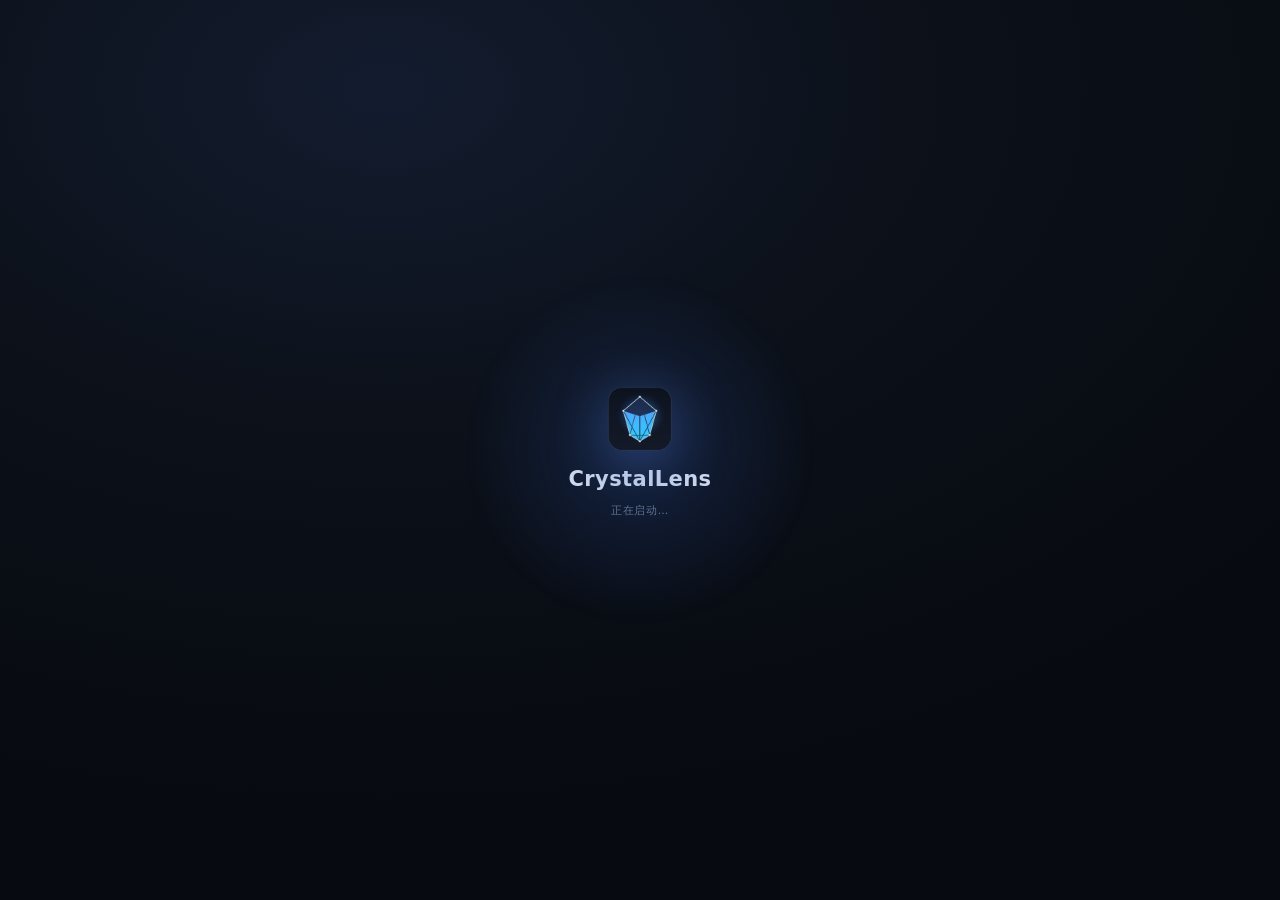
<file: android-port/web/index.html>
<!DOCTYPE html>
<html lang="zh-CN" data-lang="zh">
<head>
<meta charset="utf-8">
<meta name="viewport" content="width=device-width, initial-scale=1, viewport-fit=cover, maximum-scale=1, user-scalable=no">
<meta name="theme-color" content="#020305">
<meta name="color-scheme" content="dark">
<meta name="mobile-web-app-capable" content="yes">
<meta name="apple-mobile-web-app-capable" content="yes">
<meta name="apple-mobile-web-app-status-bar-style" content="black-translucent">
<meta name="format-detection" content="telephone=no">
<title>CrystalLens</title>
<link rel="icon" href="assets/icons/icon-favicon-32.png">
<link rel="stylesheet" href="css/app.css">
</head>
<body>
<div id="app" class="app">

  <!-- boot placeholder -------------------------------------------------- -->
  <div id="boot-screen" class="boot-screen">
    <div class="boot-glow"></div>
    <img id="boot-logo" class="boot-logo" alt="CrystalLens" width="72" height="72">
    <div class="boot-name" data-i18n="app.title">CrystalLens</div>
    <div id="boot-status" class="boot-status" data-i18n="ui.loading">正在启动…</div>
  </div>

  <!-- top app bar ------------------------------------------------------- -->
  <header id="appbar" class="appbar" role="banner">
    <div class="brand">
      <img id="brand-logo" class="brand-logo" alt="" width="26" height="26">
      <span class="brand-name" data-i18n="app.title">CrystalLens</span>
      <span class="brand-version" data-i18n="app.version">v1.1</span>
    </div>
    <div class="appbar-title" id="appbar-title" hidden></div>
    <div class="appbar-actions">
      <button type="button" class="icon-btn" id="btn-open" data-action="open" data-i18n-title="tip.open" data-i18n-aria-label="file.open">
        <span class="ico" data-icon="open"></span><span class="btn-label" data-i18n="ui.open">打开</span>
      </button>
      <button type="button" class="icon-btn" id="btn-library" data-action="library" data-i18n-title="library.title" data-i18n-aria-label="library.title">
        <span class="ico" data-icon="library"></span><span class="btn-label desktop-only" data-i18n="ui.library">晶体库</span>
      </button>
      <button type="button" class="icon-btn desktop-only" id="btn-undo" data-action="undo" data-i18n-title="tip.undo" data-i18n-aria-label="edit.undo">
        <span class="ico" data-icon="undo"></span>
      </button>
      <button type="button" class="icon-btn desktop-only" id="btn-redo" data-action="redo" data-i18n-title="tip.redo" data-i18n-aria-label="edit.redo">
        <span class="ico" data-icon="redo"></span>
      </button>
      <button type="button" class="icon-btn" id="btn-save" data-action="save" data-i18n-title="tip.save" data-i18n-aria-label="file.save">
        <span class="ico" data-icon="save"></span><span class="btn-label desktop-only" data-i18n="ui.save">保存</span>
      </button>
      <button type="button" class="icon-btn desktop-only" id="btn-screenshot" data-action="screenshot" data-i18n-title="tip.screenshot" data-i18n-aria-label="file.save-screenshot">
        <span class="ico" data-icon="camera"></span>
      </button>
      <button type="button" class="lang-pill" id="btn-lang" data-action="lang" data-i18n-title="tip.language" aria-label="language">中文</button>
      <button type="button" class="icon-btn" id="btn-more" data-action="menu" data-i18n-title="ui.menu" data-i18n-aria-label="ui.menu">
        <span class="ico" data-icon="more"></span>
      </button>
    </div>
  </header>

  <!-- document tabs ----------------------------------------------------- -->
  <nav id="tabs" class="tabs" aria-label="documents" hidden>
    <div id="tabs-list" class="tabs-list"></div>
    <button type="button" class="tab-add" id="btn-tab-add" data-action="open" data-i18n-title="tip.open" aria-label="open">
      <span class="ico" data-icon="plus"></span>
    </button>
  </nav>

  <!-- workspace --------------------------------------------------------- -->
  <div class="workspace" id="workspace">

    <aside id="left-panel" class="side-panel panel-left" aria-label="structure panel">
      <div class="panel-scroll" id="left-content"></div>
      <button type="button" class="panel-close" data-action="close-left" data-i18n-aria-label="ui.close"><span class="ico" data-icon="close"></span></button>
    </aside>

    <main id="viewport-region" class="viewport-region">
      <div id="viewport" class="viewport"></div>

      <div id="hud" class="hud">
        <div id="hud-title" class="hud-title" hidden>
          <span class="hud-dot"></span>
          <span class="hud-title-text" id="hud-title-text"></span>
          <span class="hud-title-suffix" id="hud-title-suffix"></span>
        </div>
        <div id="hud-banner" class="hud-banner" hidden>
          <span class="hud-banner-dot"></span>
          <span id="hud-banner-text"></span>
        </div>
        <div id="hud-legend" class="hud-legend" hidden></div>
        <div id="hud-hint" class="hud-hint" hidden></div>
        <div id="hud-flash" class="hud-flash" hidden></div>
        <div id="hud-labels" class="hud-labels"></div>
        <canvas id="gizmo" class="gizmo" width="172" height="172" aria-hidden="true"></canvas>
      </div>

      <div id="empty-state" class="empty-state" hidden>
        <div class="empty-art" aria-hidden="true">
          <svg viewBox="0 0 220 220" width="100%" height="100%" fill="none" stroke-linecap="round">
            <circle cx="110" cy="110" r="96" stroke="#2E57B0" stroke-opacity="0.10"/>
            <circle cx="110" cy="110" r="72" stroke="#2E57B0" stroke-opacity="0.16"/>
            <circle cx="110" cy="110" r="50" stroke="#35D3AF" stroke-opacity="0.14"/>
            <path d="M110 38 L172 74 L172 146 L110 182 L48 146 L48 74 Z" stroke="#85ABFF" stroke-opacity="0.5" stroke-width="1.4"/>
            <path d="M110 74 L140 92 L140 128 L110 146 L80 128 L80 92 Z" stroke="#35D3AF" stroke-opacity="0.55" stroke-width="1.2"/>
            <path d="M110 38 L110 74 M172 74 L140 92 M172 146 L140 128 M110 182 L110 146 M48 146 L80 128 M48 74 L80 92" stroke="#5BCCFF" stroke-opacity="0.22" stroke-width="1"/>
            <circle cx="110" cy="38" r="3" fill="#85ABFF"/><circle cx="172" cy="74" r="3" fill="#5BCCFF"/>
            <circle cx="172" cy="146" r="3" fill="#35D3AF"/><circle cx="110" cy="182" r="3" fill="#5BCCFF"/>
            <circle cx="48" cy="146" r="3" fill="#35D3AF"/><circle cx="48" cy="74" r="3" fill="#85ABFF"/>
            <circle cx="110" cy="110" r="5" stroke="#85ABFF" stroke-opacity="0.85" stroke-width="1.4"/>
            <circle cx="110" cy="110" r="2" fill="#EAF0F8"/>
          </svg>
        </div>
        <h1 class="empty-title" data-i18n="viewport.empty.title">打开结构文件，开始探索晶体世界</h1>
        <p class="empty-subtitle" data-i18n="viewport.empty.subtitle">将 CIF、VESTA 或 XYZ 文件拖放到窗口</p>
        <button type="button" class="empty-button" id="btn-empty-open" data-action="library">
          <span class="ico" data-icon="library"></span>
          <span data-i18n="library.title">经典晶体库</span>
        </button>
        <div class="empty-formats" data-i18n="viewport.empty.formats">CIF   ·   VESTA   ·   XYZ</div>
        <div class="empty-footnote" data-i18n="viewport.empty.footnote">本地解析 · 硬件加速渲染 · 无需联网</div>
      </div>

      <div id="renderer-error" class="renderer-error" hidden>
        <div class="renderer-error-title" data-i18n="error.renderer.title">无法初始化渲染器</div>
        <div class="renderer-error-hint" data-i18n="error.renderer.hint"></div>
        <pre id="renderer-error-detail" class="renderer-error-detail"></pre>
      </div>

      <div id="drop-overlay" class="drop-overlay" hidden>
        <div class="drop-card">
          <span class="ico ico-48" data-icon="open"></span>
          <div data-i18n="viewport.empty.subtitle">将 CIF、VESTA 或 XYZ 文件拖放到窗口</div>
        </div>
      </div>
    </main>

    <aside id="right-panel" class="side-panel panel-right" aria-label="measurement panel">
      <div class="panel-scroll" id="right-content"></div>
      <button type="button" class="panel-close" data-action="close-right" data-i18n-aria-label="ui.close"><span class="ico" data-icon="close"></span></button>
    </aside>
  </div>

  <!-- mobile bottom action bar ------------------------------------------ -->
  <div id="mobile-toolbar" class="mobile-toolbar" role="toolbar">
    <button type="button" class="mob-btn" data-action="open"><span class="ico" data-icon="open"></span><span data-i18n="ui.open">打开</span></button>
    <button type="button" class="mob-btn" data-action="library"><span class="ico" data-icon="library"></span><span data-i18n="ui.library">晶体库</span></button>
    <button type="button" class="mob-btn" data-action="measure-distance"><span class="ico" data-icon="ruler"></span><span data-i18n="measurement.type.distance">键长</span></button>
    <button type="button" class="mob-btn" data-action="measure-angle"><span class="ico" data-icon="angle"></span><span data-i18n="measurement.type.angle">键角</span></button>
    <button type="button" class="mob-btn" data-action="left"><span class="ico" data-icon="panel-left"></span><span data-i18n="panel.section.structure">结构</span></button>
    <button type="button" class="mob-btn" data-action="right"><span class="ico" data-icon="panel-right"></span><span data-i18n="panel.section.measurements">测量</span></button>
    <button type="button" class="mob-btn" data-action="menu"><span class="ico" data-icon="more"></span><span data-i18n="ui.more">更多</span></button>
  </div>

  <!-- status bar --------------------------------------------------------- -->
  <footer id="statusbar" class="statusbar" role="status">
    <span id="status-dot" class="status-dot"></span>
    <span id="status-text" class="status-text"></span>
    <span id="status-info" class="status-info"></span>
  </footer>

  <!-- overlays ----------------------------------------------------------- -->
  <div id="scrim" class="scrim" hidden></div>
  <div id="menu-root" class="menu-root" hidden></div>
  <div id="sheet-root" class="sheet-root" aria-hidden="true"></div>
  <div id="toast-root" class="toast-root" aria-live="polite" aria-atomic="true"></div>
  <input id="file-input" class="file-input" type="file" multiple hidden
         accept=".cif,.mcif,.xyz,.vesta,.txt,text/plain,chemical/x-cif,chemical/x-xyz">
</div>
<pre id="cl-error-log" style="display:none">[]</pre>
<!-- Keep this script order in sync with docs/CONTRACT.md §4 -->
<script src="js/lib/math.js"></script>
<script src="js/lib/periodic_table.js"></script>
<script src="js/core/cif.js"></script>
<script src="js/core/xyz.js"></script>
<script src="js/core/vesta.js"></script>
<script src="js/core/parsers.js"></script>
<script src="js/core/crystal.js"></script>
<script src="js/core/measure.js"></script>
<script src="js/core/edit.js"></script>
<script src="js/core/export.js"></script>
<script src="js/core/format.js"></script>
<script src="js/render/camera.js"></script>
<script src="js/render/gl.js"></script>
<script src="js/render/renderer.js"></script>
<script src="js/render/overlay.js"></script>
<script src="js/ui/i18n.js"></script>
<script src="js/ui/native.js"></script>
<script src="js/data/library.js"></script>
<script src="js/ui/app.js"></script>
<script src="js/ui/panels.js"></script>
<script src="js/ui/dialogs.js"></script>
<script src="js/boot.js"></script>
</body>
</html>
</file>
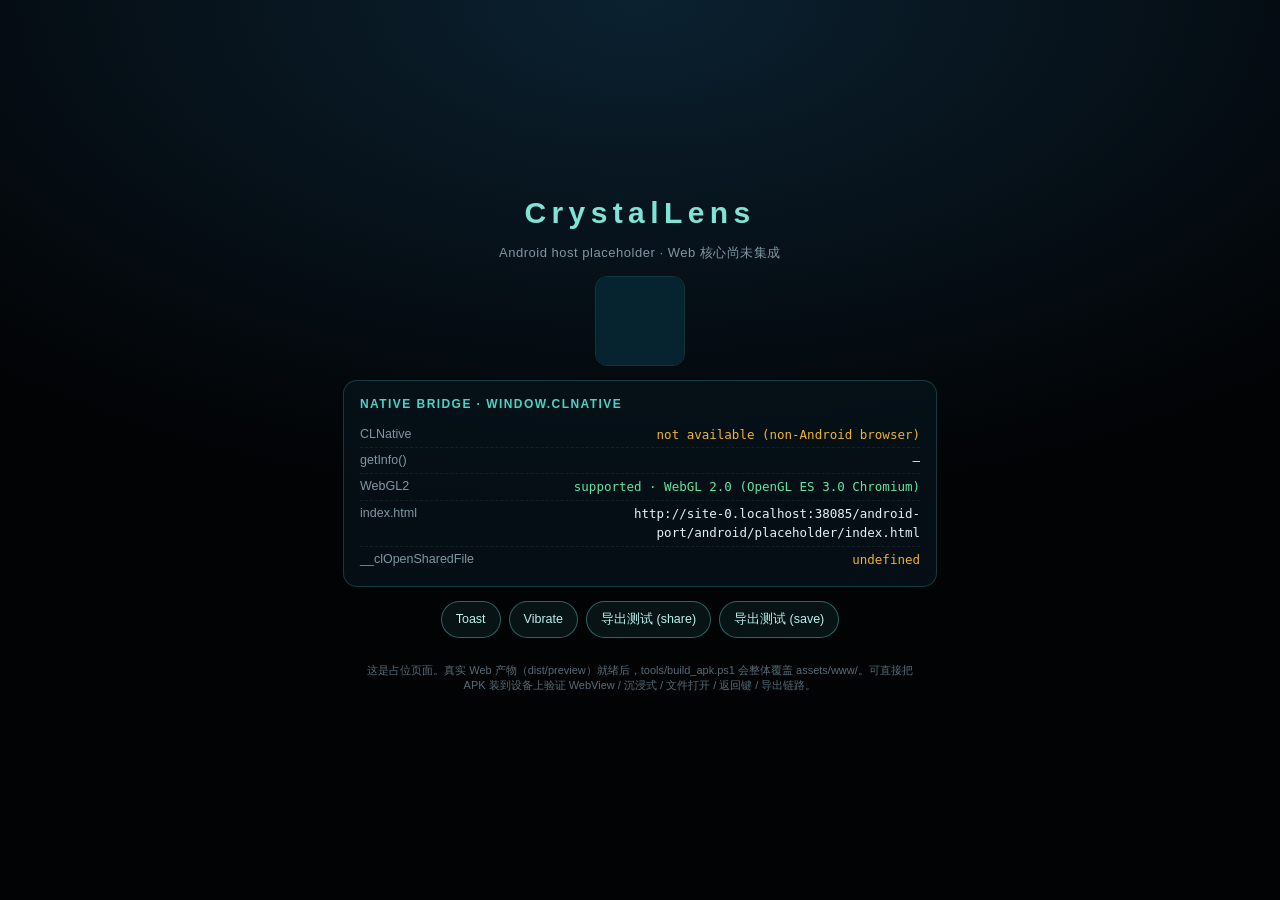
<file: android-port/android/placeholder/index.html>
<!DOCTYPE html>
<html lang="zh-CN">
<head>
<meta charset="utf-8">
<meta name="viewport" content="width=device-width, initial-scale=1, maximum-scale=1, user-scalable=no, viewport-fit=cover">
<title>CrystalLens — Android host placeholder</title>
<style>
  :root { color-scheme: dark; }
  html, body { margin: 0; height: 100%; background: #020305; color: #d7e6ee;
    font-family: -apple-system, "Segoe UI", Roboto, "Noto Sans SC", sans-serif; }
  body { display: flex; flex-direction: column; align-items: center; justify-content: center;
    gap: 14px; padding: 24px; box-sizing: border-box; text-align: center;
    background: radial-gradient(120% 90% at 50% 0%, #0b2130 0%, #020305 62%); }
  h1 { margin: 0; font-size: 30px; letter-spacing: .18em; color: #7fe3d6; font-weight: 600; }
  .sub { margin: 0; font-size: 13px; color: #7f97a4; letter-spacing: .04em; }
  .card { width: min(560px, 100%); border: 1px solid rgba(79, 209, 197, .22);
    border-radius: 14px; padding: 14px 16px; background: rgba(8, 20, 28, .72);
    text-align: left; font-size: 12.5px; line-height: 1.55; }
  .card h2 { margin: 0 0 8px; font-size: 12px; letter-spacing: .12em; text-transform: uppercase;
    color: #4fd1c5; font-weight: 600; }
  .row { display: flex; justify-content: space-between; gap: 12px; padding: 3px 0;
    border-bottom: 1px dashed rgba(127, 151, 164, .12); }
  .row:last-child { border-bottom: 0; }
  .k { color: #7f97a4; }
  .v { color: #e6f1f5; font-family: ui-monospace, Consolas, monospace; overflow-wrap: anywhere;
    text-align: right; }
  .ok { color: #63e6a2; } .bad { color: #ff7b72; }
  .warn { color: #f0b429; }
  .btns { display: flex; flex-wrap: wrap; gap: 8px; justify-content: center; }
  button { appearance: none; border: 1px solid rgba(79, 209, 197, .45); background: rgba(79, 209, 197, .08);
    color: #b8f3ec; padding: 9px 14px; border-radius: 999px; font-size: 12.5px; }
  button:active { background: rgba(79, 209, 197, .22); }
  canvas { width: 88px; height: 88px; border-radius: 12px; border: 1px solid rgba(79, 209, 197, .2); }
  .foot { font-size: 11px; color: #566b76; max-width: 560px; }
</style>
</head>
<body>
  <h1>CrystalLens</h1>
  <p class="sub">Android host placeholder · Web 核心尚未集成</p>

  <canvas id="gl" width="176" height="176" title="WebGL2 test canvas"></canvas>

  <div class="card">
    <h2>Native bridge · window.CLNative</h2>
    <div class="row"><span class="k">CLNative</span><span class="v" id="bridge">—</span></div>
    <div class="row"><span class="k">getInfo()</span><span class="v" id="info">—</span></div>
    <div class="row"><span class="k">WebGL2</span><span class="v" id="webgl2">—</span></div>
    <div class="row"><span class="k">index.html</span><span class="v" id="where">—</span></div>
    <div class="row"><span class="k">__clOpenSharedFile</span><span class="v" id="shared">—</span></div>
  </div>

  <div class="btns">
    <button onclick="try{CLNative.toast('CrystalLens bridge OK');}catch(e){}">Toast</button>
    <button onclick="try{CLNative.vibrate(40);}catch(e){}">Vibrate</button>
    <button onclick="selfTestExport('share')">导出测试 (share)</button>
    <button onclick="selfTestExport('save')">导出测试 (save)</button>
  </div>

  <p class="foot">
    这是占位页面。真实 Web 产物（dist/preview）就绪后，tools/build_apk.ps1 会整体覆盖
    assets/www/。可直接把 APK 装到设备上验证 WebView / 沉浸式 / 文件打开 / 返回键 / 导出链路。
  </p>

<script>
(function () {
  "use strict";

  var statusEl = document.getElementById("bridge");
  var infoEl = document.getElementById("info");
  var webglEl = document.getElementById("webgl2");
  var whereEl = document.getElementById("where");
  var sharedEl = document.getElementById("shared");

  var bridge = (typeof window.CLNative !== "undefined" && window.CLNative) ? window.CLNative : null;
  if (bridge) {
    statusEl.textContent = "available";
    statusEl.className = "v ok";
    var raw = "—";
    try { raw = bridge.getInfo(); } catch (e) { raw = "getInfo threw: " + e; }
    infoEl.textContent = raw;
    try {
      var parsed = JSON.parse(raw);
      if (parsed && parsed.platform === "android") {
        infoEl.className = "v ok";
        infoEl.textContent = parsed.appVersion + " (" + parsed.versionCode + ") · sdk "
          + parsed.sdkInt + " · " + parsed.model;
      }
    } catch (e) { /* keep raw */ }
  } else {
    statusEl.textContent = "not available (non-Android browser)";
    statusEl.className = "v warn";
  }

  try {
    var gl = document.getElementById("gl").getContext("webgl2");
    if (gl) {
      webglEl.textContent = "supported · " + gl.getParameter(gl.VERSION);
      webglEl.className = "v ok";
      gl.clearColor(0.02, 0.14, 0.19, 1);
      gl.clear(gl.COLOR_BUFFER_BIT);
    } else {
      webglEl.textContent = "NOT supported";
      webglEl.className = "v bad";
    }
  } catch (e) {
    webglEl.textContent = "error: " + e;
    webglEl.className = "v bad";
  }

  whereEl.textContent = location.href;
  sharedEl.textContent = typeof window.__clOpenSharedFile === "function" ? "defined" : "undefined";
  sharedEl.className = typeof window.__clOpenSharedFile === "function" ? "v ok" : "v warn";

  // Diagnostic sink for the Java side once the real web core replaces this page.
  window.__clHandleBack = function () { return false; };
  window.__clOpenSharedFile = function (name, base64) {
    console.log("placeholder received shared file:", name, "base64 chars:", base64.length);
    try { if (bridge && bridge.toast) { bridge.toast("收到文件：" + name); } } catch (e) {}
    return true;
  };

  // Chunked export self-test: exercises beginExport/appendExportChunk/endExport end-to-end.
  window.selfTestExport = function (mode) {
    if (!bridge) { alert("CLNative 不可用"); return; }
    var payload = "CrystalLens android export self-test\n" + new Date().toISOString() + "\n";
    for (var i = 0; i < 24; i++) { payload += "line " + i + " 0123456789 abcdefghijklmnopqrstuvwxyz\n"; }
    var bytes = new TextEncoder().encode(payload);
    var chunkSize = 64; // tiny on purpose: many chunks, verifies ordering
    bridge.beginExport("crystallens-selftest.txt", "text/plain", mode);
    for (var offset = 0; offset < bytes.length; offset += chunkSize) {
      var slice = bytes.subarray(offset, Math.min(offset + chunkSize, bytes.length));
      bridge.appendExportChunk(bytesToBase64(slice));
    }
    var result = bridge.endExport();
    console.log("endExport ->", result);
    try { alert("endExport -> " + result); } catch (e) {}
  };

  function bytesToBase64(bytes) {
    var binary = "";
    for (var i = 0; i < bytes.length; i++) { binary += String.fromCharCode(bytes[i]); }
    return btoa(binary);
  }
})();
</script>
</body>
</html>
</file>
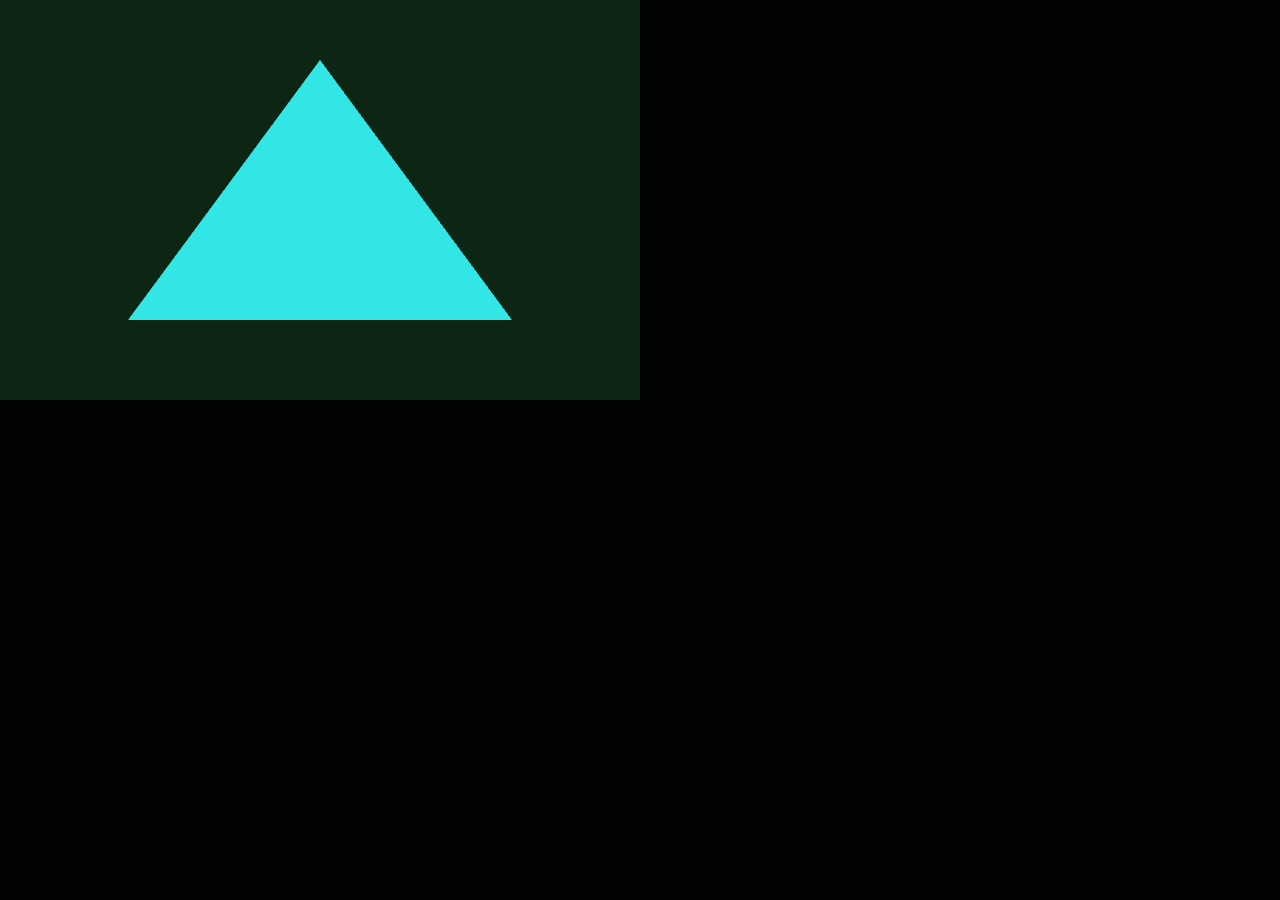
<file: android-port/tests/headless/webgl_probe.html>
<!DOCTYPE html>
<html lang="en">
<head>
<meta charset="utf-8">
<title>WebGL probe</title>
<style>html,body{margin:0;background:#020305;overflow:hidden}canvas{display:block}</style>
</head>
<body>
<canvas id="c" width="640" height="400"></canvas>
<pre id="cl-error-log" style="display:none">[]</pre>
<script>
(function () {
  var errs = [];
  window.onerror = function (m) { errs.push(String(m)); };
  var canvas = document.getElementById('c');
  var gl = canvas.getContext('webgl2');
  if (!gl) {
    errs.push('no webgl2 context');
    document.getElementById('cl-error-log').textContent = JSON.stringify(errs);
    return;
  }
  gl.viewport(0, 0, canvas.width, canvas.height);
  gl.clearColor(0.05, 0.15, 0.08, 1);
  gl.clear(gl.COLOR_BUFFER_BIT);
  var vs = '#version 300 es\nin vec2 p; void main(){ gl_Position = vec4(p,0.,1.); }';
  var fs = '#version 300 es\nprecision highp float; out vec4 o; void main(){ o = vec4(0.2,0.9,0.9,1.); }';
  function sh(t, s) { var x = gl.createShader(t); gl.shaderSource(x, s); gl.compileShader(x); if (!gl.getShaderParameter(x, gl.COMPILE_STATUS)) errs.push(gl.getShaderInfoLog(x)); return x; }
  var pr = gl.createProgram();
  gl.attachShader(pr, sh(gl.VERTEX_SHADER, vs));
  gl.attachShader(pr, sh(gl.FRAGMENT_SHADER, fs));
  gl.linkProgram(pr);
  gl.useProgram(pr);
  var buf = gl.createBuffer();
  gl.bindBuffer(gl.ARRAY_BUFFER, buf);
  gl.bufferData(gl.ARRAY_BUFFER, new Float32Array([-0.6,-0.6, 0.6,-0.6, 0.0,0.7]), gl.STATIC_DRAW);
  var loc = gl.getAttribLocation(pr, 'p');
  gl.enableVertexAttribArray(loc);
  gl.vertexAttribPointer(loc, 2, gl.FLOAT, false, 0, 0);
  gl.drawArrays(gl.TRIANGLES, 0, 3);
  var px = new Uint8Array(4);
  gl.readPixels(320, 200, 1, 1, gl.RGBA, gl.UNSIGNED_BYTE, px);
  if (px[1] < 100) errs.push('pixel check failed: ' + px.join(','));
  document.getElementById('cl-error-log').textContent = JSON.stringify(errs);
  document.title = 'probe ok';
})();
</script>
</body>
</html>
</file>
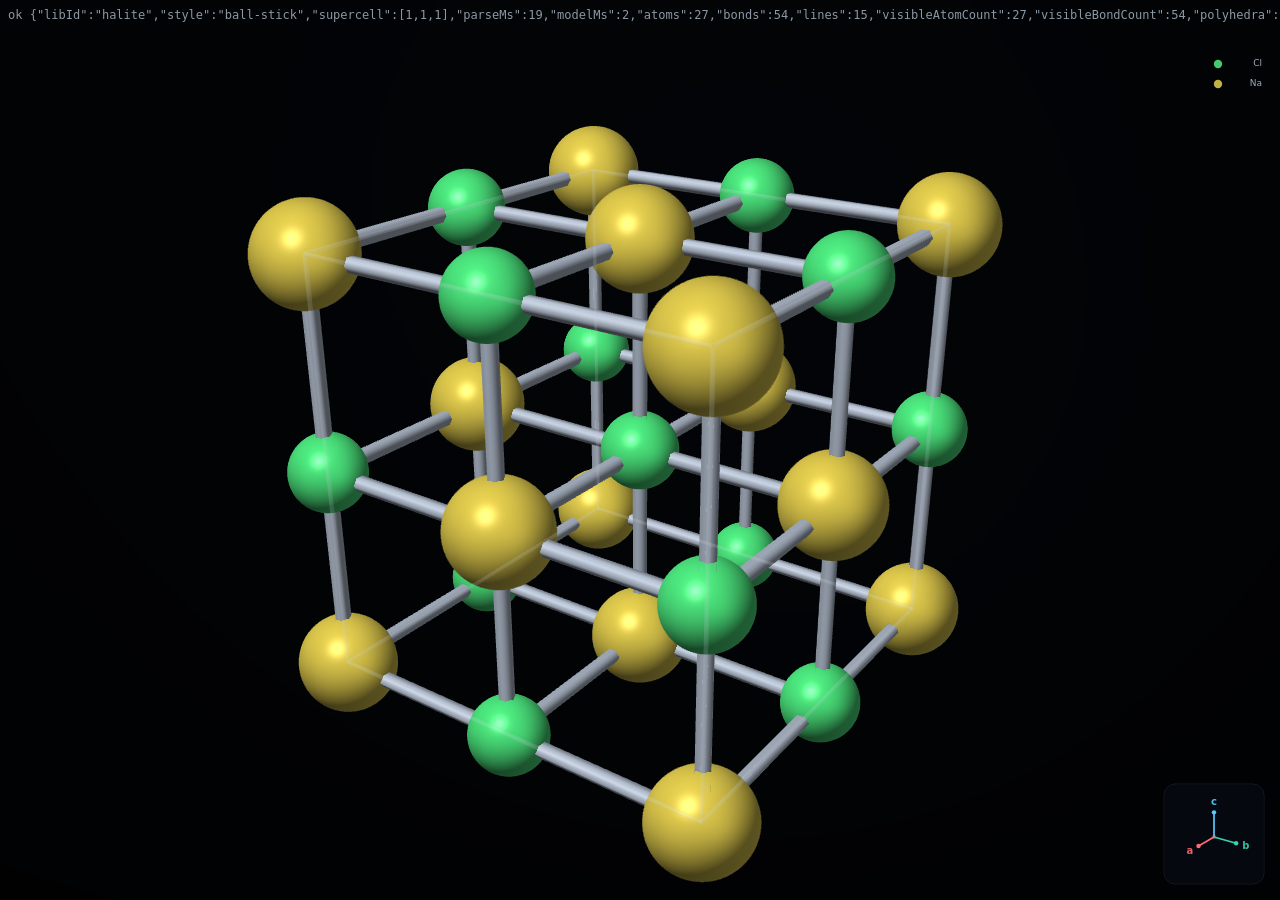
<file: android-port/tests/integration/real_model.html>
<!DOCTYPE html>
<html lang="zh-CN">
<head>
<meta charset="utf-8">
<meta name="viewport" content="width=device-width, initial-scale=1, viewport-fit=cover">
<title>CrystalLens integration probe</title>
<style>
  html, body { margin: 0; height: 100%; background: #020305; overflow: hidden; }
  #viewport { position: fixed; inset: 0; }
  #log { position: fixed; left: 8px; top: 8px; color: #8b98a5; font: 12px monospace; white-space: pre; z-index: 10; }
  #cl-error-log { display: none; }
</style>
</head>
<body>
<div id="viewport"></div>
<div id="log"></div>
<pre id="cl-error-log" style="display:none">[]</pre>
<pre id="cl-selftest" style="display:none"></pre>

<script src="../../web/js/lib/math.js"></script>
<script src="../../web/js/lib/periodic_table.js"></script>
<script src="../../web/js/core/cif.js"></script>
<script src="../../web/js/core/xyz.js"></script>
<script src="../../web/js/core/vesta.js"></script>
<script src="../../web/js/core/parsers.js"></script>
<script src="../../web/js/core/crystal.js"></script>
<script src="../../web/js/core/format.js"></script>
<script src="../../web/js/render/camera.js"></script>
<script src="../../web/js/render/gl.js"></script>
<script src="../../web/js/render/renderer.js"></script>
<script src="../../web/js/render/overlay.js"></script>
<script src="../../web/js/data/library.js"></script>
<script>
(function () {
  'use strict';
  var errors = [];
  window.onerror = function (m, s, l) { errors.push(String(m) + ' @' + s + ':' + l); };
  window.addEventListener('unhandledrejection', function (e) { errors.push('unhandled: ' + e.reason); });
  var logEl = document.getElementById('log');
  var logLines = [];
  function log(s) { logLines.push(s); logEl.textContent = logLines.join('\n'); }
  function finish() {
    document.getElementById('cl-error-log').textContent = JSON.stringify(errors);
    document.getElementById('cl-selftest').textContent = JSON.stringify({
      pass: errors.length ? 0 : 1,
      fail: errors.length,
      failures: errors,
      info: window.__probeInfo || {}
    });
  }

  function qs(name, dflt) {
    var m = new RegExp('[?&]' + name + '=([^&]*)').exec(location.search);
    return m ? decodeURIComponent(m[1]) : dflt;
  }

  function run() {
    var libId = qs('lib', 'halite');
    var style = qs('style', 'ball-stick');
    var scRaw = qs('supercell', '1x1x1').split('x');
    var supercell = [parseInt(scRaw[0], 10) || 1, parseInt(scRaw[1], 10) || 1, parseInt(scRaw[2], 10) || 1];
    var showBoundary = qs('showBoundary', '1') !== '0';
    var showLabels = qs('labels', '0') === '1';

    var entry = null;
    (CL.data.library || []).forEach(function (e) { if (e.id === libId) entry = e; });
    if (!entry) {
      errors.push('library entry not found: ' + libId);
      finish();
      return;
    }
    var t0 = performance.now();
    var structure = CL.crystal.finalize(CL.parsers.parse(entry.text, entry.file));
    var t1 = performance.now();
    var model = CL.crystal.buildDisplayModel(structure, {
      supercell: supercell,
      showBoundary: showBoundary,
      style: style
    });
    var t2 = performance.now();

    var host = document.getElementById('viewport');
    var renderer = new CL.Renderer(host);
    renderer.setModel(model);
    var appearance = {
      cellColor: 0xD6DEE9,
      backgroundColor: 0x020305,
      cellLineWidth: 1.0,
      polyTransparency: 66,
      polyEdgeWidth: 1.2,
      polyEdgeColor: 0x91B4D3
    };
    renderer.setOptions({
      style: style,
      showCell: true,
      showAxes: true,
      showBonds: true,
      showLabels: showLabels,
      showBoundary: showBoundary,
      atomScale: 0.30,
      bondRadius: 0.105,
      supercell: supercell,
      appearance: appearance,
      language: 'zh'
    });
    var camera = new CL.Camera();
    var w = host.clientWidth, h = host.clientHeight;
    renderer.resize(w, h, Math.min(window.devicePixelRatio || 1, 2));
    var pts = renderer.getVisiblePoints();
    camera.fitPoints(pts, w / Math.max(1, h), 1.16);
    renderer.render(camera);

    // Render synchronously a few times, then write the selftest result immediately.
    // Headless --dump-dom may snapshot before requestAnimationFrame callbacks run.
    for (var i = 0; i < 3; i++) { renderer.render(camera); }
    var frames = 3;
    function loop() {
      if (++frames < 60) { requestAnimationFrame(loop); }
    }
    requestAnimationFrame(loop);
    {
      window.__probeInfo = {
        libId: libId,
        style: style,
        supercell: supercell,
        parseMs: Math.round(t1 - t0),
        modelMs: Math.round(t2 - t1),
        atoms: model.atoms.length,
        bonds: model.bonds.length,
        lines: model.lines.length,
        visibleAtomCount: model.stats.visibleAtomCount,
        visibleBondCount: model.stats.visibleBondCount,
        polyhedra: model.polyhedra && model.polyhedra.enabled,
        polyhedronTriangles: model.polyhedra ? model.polyhedra.triangles.length : 0,
        polyhedronCenters: model.polyhedra ? model.polyhedra.centers.length : 0,
        visiblePoints: pts.length,
        rendererSupported: renderer.supported,
        screenshotBytes: (renderer.screenshot() || '').length
      };
      log('ok ' + JSON.stringify(window.__probeInfo));
      finish();
    }
  }

  try { run(); } catch (e) { errors.push('exception: ' + (e && e.stack || e)); finish(); }
})();
</script>
</body>
</html>
</file>
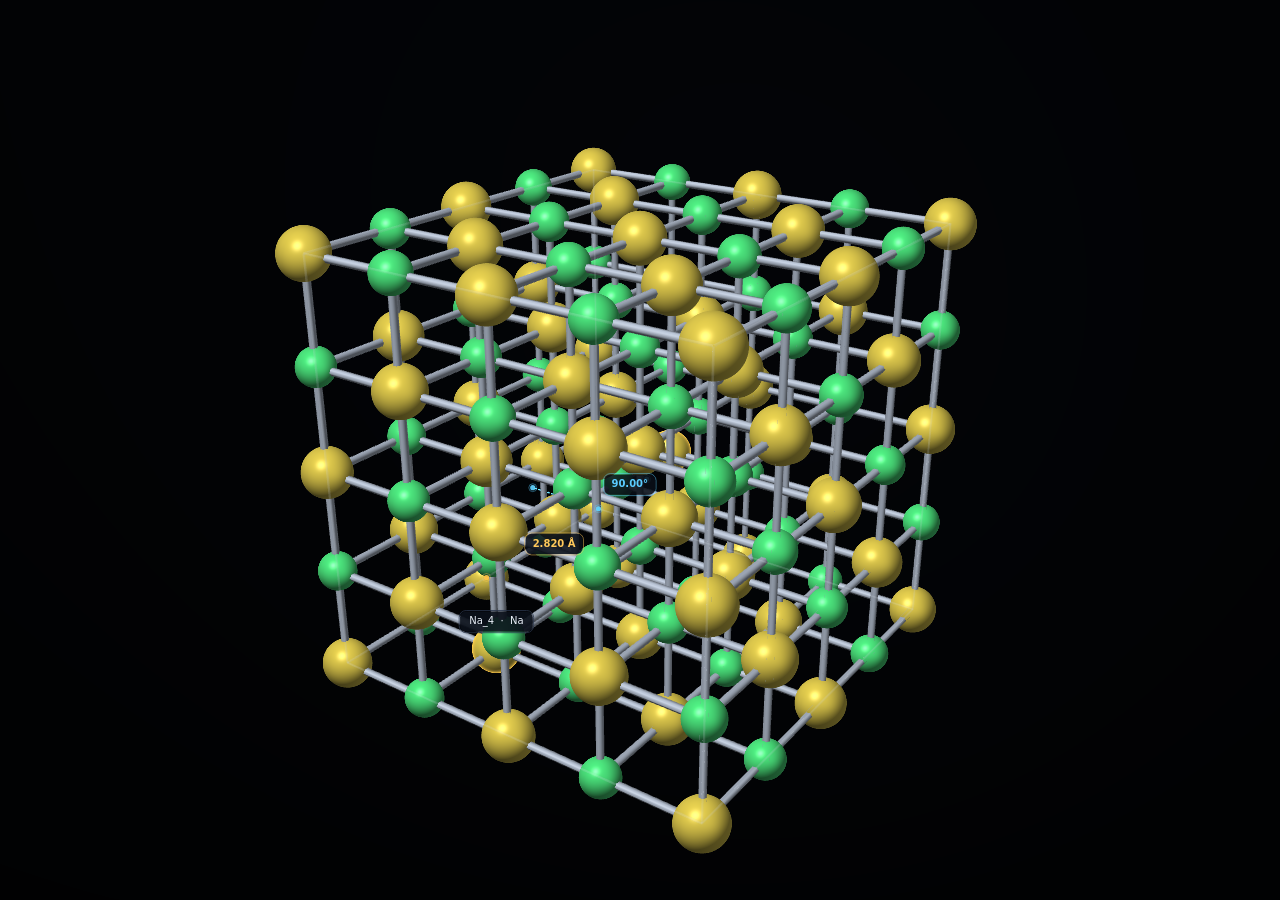
<file: android-port/web/dev/render-annotations-check.html>
<!DOCTYPE html>
<html lang="zh-CN">
<head>
<meta charset="utf-8">
<meta name="viewport" content="width=device-width, initial-scale=1, viewport-fit=cover">
<title>CrystalLens 路 annotations overlay check</title>
<style>
  html, body { margin: 0; height: 100%; overflow: hidden; background: #020305; }
  #viewport { position: fixed; inset: 0; }
  #cl-error-log { display: none; }
  #cl-render-log { display: none; }
</style>
</head>
<body>
<div id="viewport"></div>
<pre id="cl-error-log" style="display:none">[]</pre>
<pre id="cl-render-log" style="display:none">{}</pre>
<!-- Dev-only check page: real library model + renderer annotations (measurements
     + pending + hover tooltip). Not shipped with the app. -->
<script src="../js/lib/math.js"></script>
<script src="../js/lib/periodic_table.js"></script>
<script src="../js/core/cif.js"></script>
<script src="../js/core/xyz.js"></script>
<script src="../js/core/vesta.js"></script>
<script src="../js/core/parsers.js"></script>
<script src="../js/core/crystal.js"></script>
<script src="../js/core/measure.js"></script>
<script src="../js/core/format.js"></script>
<script src="../js/render/camera.js"></script>
<script src="../js/render/gl.js"></script>
<script src="../js/render/renderer.js"></script>
<script src="../js/render/overlay.js"></script>
<script src="../js/data/library.js"></script>
<script>
(function () {
  'use strict';
  var CL = window.CL;
  var errors = [];
  function flush() { document.getElementById('cl-error-log').textContent = JSON.stringify(errors); }
  window.onerror = function (m, s, l) { errors.push(String(m) + ' @' + s + ':' + l); flush(); };
  flush();

  function qs(name, dflt) {
    var m = new RegExp('[?&]' + name + '=([^&]*)').exec(location.search);
    return m ? decodeURIComponent(m[1]) : dflt;
  }

  var libId = qs('lib', 'halite');
  var style = qs('style', 'ball-stick');
  var supercellRaw = qs('supercell', '2x2x2').split('x');
  var supercell = [
    parseInt(supercellRaw[0], 10) || 1,
    parseInt(supercellRaw[1], 10) || 1,
    parseInt(supercellRaw[2], 10) || 1
  ];
  var hover = parseInt(qs('hover', '-1'), 10);

  var entry = null;
  (CL.data.library || []).forEach(function (e) { if (e.id === libId) entry = e; });
  if (!entry) { errors.push('library entry not found: ' + libId); flush(); return; }

  var structure = CL.crystal.finalize(CL.parsers.parse(entry.text, entry.file));
  var model = CL.crystal.buildDisplayModel(structure, {
    supercell: supercell,
    showBoundary: true,
    style: style
  });

  var host = document.getElementById('viewport');
  var renderer = new CL.Renderer(host);
  renderer.setModel(model);
  renderer.setOptions({
    style: style,
    showCell: true,
    showAxes: true,
    show3dAxes: false,
    showBonds: true,
    showLabels: false,
    showBoundary: true,
    atomScale: 0.30,
    bondRadius: 0.105,
    supercell: supercell,
    appearance: {
      cellColor: 0xD6DEE9,
      backgroundColor: 0x020305,
      cellLineWidth: 1.0,
      polyTransparency: 66,
      polyEdgeWidth: 1.2,
      polyEdgeColor: 0x91B4D3
    },
    language: 'zh',
    // exactly what the app UI passes (CONTRACT 搂5.4 HUD split)
    overlay: { gizmo: false, legend: false, labels: false, measurements: true }
  });

  // ---- build real measurements through the public core API -----------------
  var measurements = [];
  var cellAtoms = [];
  for (var i = 0; i < model.atoms.length; i++) {
    if (model.atoms[i].kind === 'cell') cellAtoms.push(model.atoms[i].id);
  }
  // distance: first bonded pair with both endpoints inside the displayed cell
  var dist = null;
  for (var bi = 0; bi < model.bonds.length && !dist; bi++) {
    var a = model.bonds[bi].a, b = model.bonds[bi].b;
    if (model.atoms[a].kind !== 'cell' || model.atoms[b].kind !== 'cell') continue;
    dist = CL.crystal.measureDistance(model, a, b);
  }
  if (dist) measurements.push(dist);

  // angle: pick two least collinear neighbours around an atom adjacent to the
  // measured pair (so the angle stays near the camera target)
  var angle = null;
  var centre = -1;
  if (dist) {
    var angleCandidates = [];
    for (var bq = 0; bq < model.bonds.length; bq++) {
      var bqBond = model.bonds[bq];
      if (dist.atomIds.indexOf(bqBond.a) >= 0 && angleCandidates.indexOf(bqBond.b) < 0) angleCandidates.push(bqBond.b);
      if (dist.atomIds.indexOf(bqBond.b) >= 0 && angleCandidates.indexOf(bqBond.a) < 0) angleCandidates.push(bqBond.a);
    }
    for (var ca = 0; ca < angleCandidates.length && centre < 0; ca++) {
      var cand = angleCandidates[ca];
      if (dist.atomIds.indexOf(cand) >= 0) continue;
      var candNeigh = [];
      for (var bj = 0; bj < model.bonds.length; bj++) {
        var bond = model.bonds[bj];
        var other = -1;
        if (bond.a === cand) other = bond.b;
        else if (bond.b === cand) other = bond.a;
        if (other >= 0 && candNeigh.indexOf(other) < 0) candNeigh.push(other);
      }
      if (candNeigh.length < 2) continue;
      var bestPair = null, bestScore = 1e9;
      var cp = model.atoms[cand].pos;
      for (var n1 = 0; n1 < candNeigh.length; n1++) {
        for (var n2 = n1 + 1; n2 < candNeigh.length; n2++) {
          var p1 = model.atoms[candNeigh[n1]].pos, p2 = model.atoms[candNeigh[n2]].pos;
          var v1 = [p1[0] - cp[0], p1[1] - cp[1], p1[2] - cp[2]];
          var v2 = [p2[0] - cp[0], p2[1] - cp[1], p2[2] - cp[2]];
          var l1 = Math.sqrt(v1[0] * v1[0] + v1[1] * v1[1] + v1[2] * v1[2]);
          var l2 = Math.sqrt(v2[0] * v2[0] + v2[1] * v2[1] + v2[2] * v2[2]);
          var cos = (v1[0] * v2[0] + v1[1] * v2[1] + v1[2] * v2[2]) / (l1 * l2 || 1);
          if (Math.abs(cos) < bestScore) { bestScore = Math.abs(cos); bestPair = [candNeigh[n1], candNeigh[n2]]; }
        }
      }
      if (bestPair) { angle = CL.crystal.measureAngle(model, bestPair[0], cand, bestPair[1]); centre = cand; }
    }
    if (angle) measurements.push(angle);
    // pending measurement line (two atoms, dashed gold), away from the labels
    var pendingA = cellAtoms.length > 3 ? cellAtoms[cellAtoms.length - 1] : -1;
    var pendingB = cellAtoms.length > 4 ? cellAtoms[cellAtoms.length - 2] : -1;
    var pending = (pendingA >= 0 && pendingB >= 0) ? [pendingA, pendingB] : [];
    renderer.setAnnotations({ measurements: measurements, pending: pending });
  }
  if (!angle) renderer.setAnnotations({ measurements: measurements, pending: [] });

  var hoveredId = hover;
  if (hover < 0 && model.atoms.length > 0) {
    // hover one visible atom in the middle so the tooltip is on screen
    hoveredId = cellAtoms.length ? cellAtoms[Math.floor(cellAtoms.length / 2)] : -1;
  }
  var selected = cellAtoms.length > 2 ? [cellAtoms[1], cellAtoms[Math.floor(cellAtoms.length / 2)]] : [];
  renderer.setHighlight({ selected: selected, hovered: hoveredId });

  var camera = new CL.Camera();
  var w = host.clientWidth || window.innerWidth;
  var h = host.clientHeight || window.innerHeight;
  renderer.resize(w, h, window.devicePixelRatio || 1);
  var aspect = w / Math.max(1, h);
  camera.setScene([0, 0, 0], 8);
  var pts = renderer.getVisiblePoints();
  camera.fitScenePoints(pts.length ? pts : [[0, 0, 0]], aspect, 1.18);
  if (qs('close', '0') === '1' && dist) {
    // close-up on the measured pair (manual screenshot inspection)
    var mid = [
      (dist.points[0][0] + dist.points[1][0]) * 0.5,
      (dist.points[0][1] + dist.points[1][1]) * 0.5,
      (dist.points[0][2] + dist.points[1][2]) * 0.5
    ];
    camera.target = mid;
    camera.distance = 21;
  }
  for (var f = 0; f < 3; f++) renderer.render(camera);

  var info = renderer.info();
  info.lib = libId;
  info.measurements = measurements.map(function (m) {
    return { kind: m.kind, value: m.value, label: m.label, points: m.points.length };
  });
  info.pending = 2;
  info.hovered = hoveredId;
  info.errors = errors;
  document.getElementById('cl-render-log').textContent = JSON.stringify(info);
  document.title = errors.length ? 'annotations-fail' : 'annotations-ok';
  window.__CL_ANNOT_INFO__ = info;
  window.__CL_ANNOT__ = { renderer: renderer, camera: camera, model: model };
})();
</script>
</body>
</html>
</file>
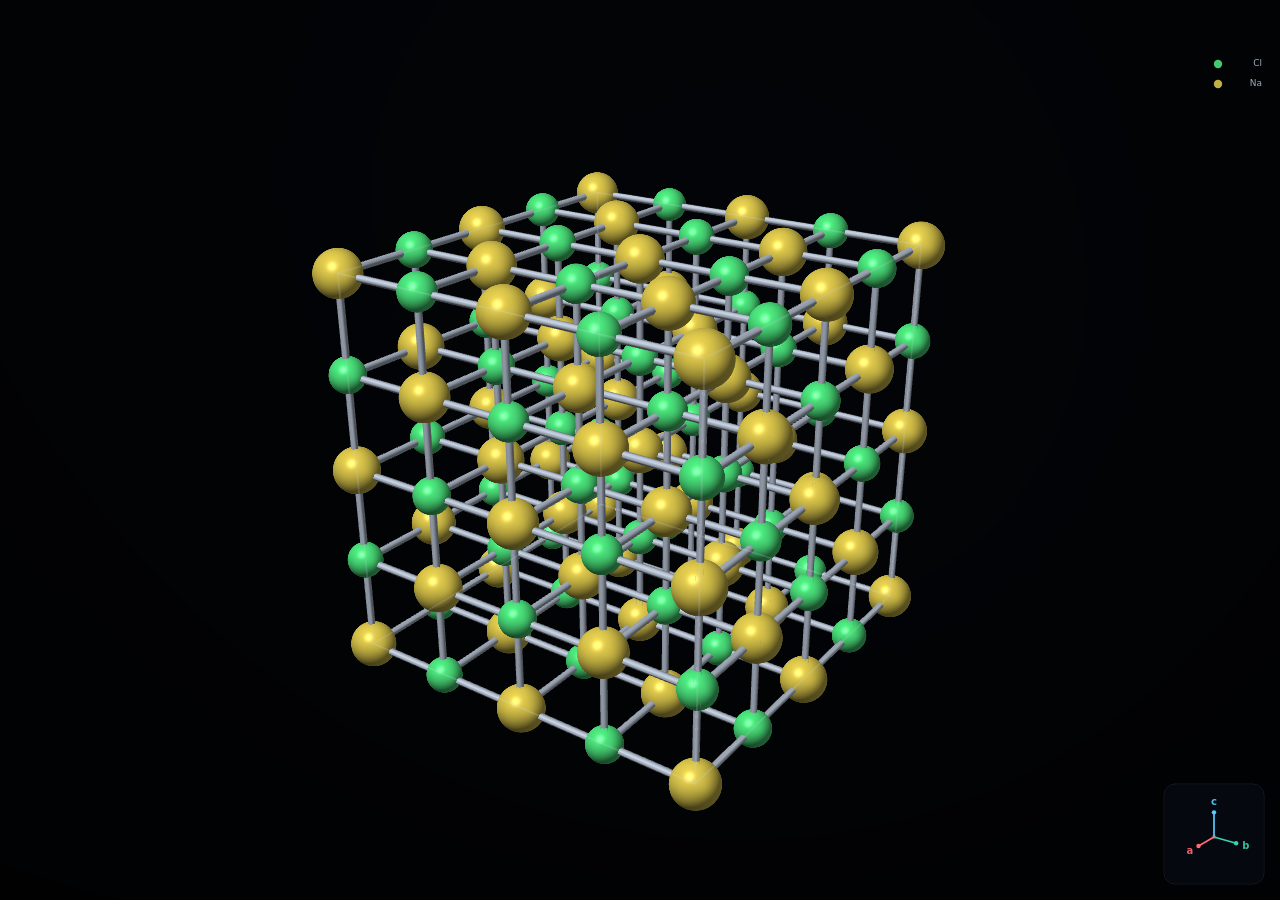
<file: android-port/web/dev/render-demo.html>
﻿<!DOCTYPE html>
<html lang="zh-CN">
<head>
<meta charset="utf-8">
<meta name="viewport" content="width=device-width, initial-scale=1, viewport-fit=cover">
<meta name="color-scheme" content="dark">
<title>CrystalLens 路 renderer demo</title>
<style>
  html, body { margin: 0; padding: 0; height: 100%; overflow: hidden; background: #020305; }
  #viewport { position: fixed; inset: 0; }
  canvas { display: block; }
  #cl-error-log, #cl-render-log { display: none; }
</style>
</head>
<body>
<div id="viewport"></div>
<pre id="cl-error-log" style="display:none">[]</pre>
<pre id="cl-render-log" style="display:none">{}</pre>
<!-- self-contained render-layer demo: no core/parser/model files, mock DisplayModel only -->
<script src="../js/lib/math.js"></script>
<script src="../js/lib/periodic_table.js"></script>
<script src="../js/render/camera.js"></script>
<script src="../js/render/gl.js"></script>
<script src="../js/render/renderer.js"></script>
<script src="../js/render/overlay.js"></script>
<script src="render-demo.js"></script>
</body>
</html>
</file>
<file: android-port/web/css/app.css>
/* ==========================================================================
   CrystalLens Android - app styles (impl-ui)
   Dark, self-drawn UI translated from docs/spec/ui-tokens.json (v1.1.0).
   Layout: full-screen viewport + top app bar + document tabs + drawers +
   bottom action bar (phones) + status bar. See docs/impl/ui-notes.md.
   ==========================================================================

   Table of contents
   1.  tokens & reset
   2.  boot screen
   3.  app shell
   4.  app bar
   5.  document tabs
   6.  workspace & viewport frame
   7.  side panels (docked + drawers)
   8.  panel components
   9.  viewport HUD
   10. empty state / renderer error / drag&drop
   11. mobile action bar
   12. status bar
   13. scrim
   14. sheets / dialogs / forms
   15. controls (buttons, switch, segmented, sliders, chips)
   16. overflow menu
   17. toast
   18. icons
   19. responsive rules
   20. reduced motion
   ========================================================================== */

/* ---------------------------------------------------------- 1. tokens --- */
:root {
  /* window */
  --bg-top: #0c111a;
  --bg-bottom: #070a10;
  --bg-deep: #020305;

  /* surfaces */
  --surface: #121824;
  --surface-raised: #161d2b;
  --surface-hover: #1d2637;
  --surface-sunken: #0d121b;
  --panel-top: #131a26;
  --panel-bottom: #0e131d;
  --panel-sunken: #0c111a;

  /* borders */
  --border: #263143;
  --border-soft: #1d2635;
  --border-bright: #374862;
  --panel-border: #253041;
  --card-border: #1f2938;
  --divider: #202a3a;

  /* text */
  --text: #eaf0f8;
  --text-2: #9eaabe;
  --text-3: #6c798f;
  --text-4: #4c596e;
  --text-disabled: #4b586c;
  --section-label: #74839a;

  /* accent + semantics */
  --accent: #6392ff;
  --accent-light: #85abff;
  --accent-dim: #2c4678;
  --teal: #35d3af;
  --gold: #ffc95b;
  --cyan: #5bccff;
  --green: #3fdb97;
  --red: #ff6b7a;
  --whitesmoke: #ecf1f8;

  /* chrome */
  --menubar-bg: rgba(10, 14, 22, 0.92);
  --toolbar-bg: rgba(10, 14, 21, 0.78);
  --statusbar-bg: #080c12;
  --hud-panel: rgba(11, 17, 27, 0.8);
  --hud-panel-soft: rgba(10, 15, 24, 0.58);
  --hud-border: rgba(42, 53, 73, 0.85);
  --hint-border: rgba(34, 44, 61, 0.6);

  /* controls */
  --btn-idle: #161c28;
  --btn-hover: #1e2737;
  --seg-track: #0b1018;
  --seg-track-border: #212b3b;
  --seg-active: #1f2c43;
  --seg-active-border: #45608b;
  --switch-off: #263041;
  --switch-border: #364358;
  --slider-track: #222d3e;

  /* geometry */
  --font: "Microsoft YaHei UI", "Segoe UI", system-ui, -apple-system, "Helvetica Neue", sans-serif;
  --mono: "Cascadia Mono", Consolas, "Courier New", ui-monospace, monospace;
  --r-panel: 13px;
  --r-card: 9px;
  --r-sheet: 16px;
  --r-btn: 8px;
  --safe-top: env(safe-area-inset-top, 0px);
  --safe-bottom: env(safe-area-inset-bottom, 0px);
  --safe-left: env(safe-area-inset-left, 0px);
  --safe-right: env(safe-area-inset-right, 0px);
  --appbar-h: 54px;
  --tabs-h: 36px;
  --status-h: 27px;
  --mobile-toolbar-h: 56px;
  --ease: cubic-bezier(0.2, 0.8, 0.2, 1);
}

* { box-sizing: border-box; }

html, body {
  margin: 0;
  padding: 0;
  height: 100%;
  overflow: hidden;
  background: var(--bg-deep);
  color: var(--text);
  font-family: var(--font);
  font-size: 12px;
  line-height: 1.35;
  -webkit-font-smoothing: antialiased;
  -moz-osx-font-smoothing: grayscale;
  -webkit-text-size-adjust: 100%;
  text-size-adjust: 100%;
}

body {
  position: fixed;
  inset: 0;
  width: 100%;
  height: 100%;
  overscroll-behavior: none;
  touch-action: none;
  user-select: none;
  -webkit-user-select: none;
  -webkit-tap-highlight-color: transparent;
  -webkit-touch-callout: none;
}

button { font-family: inherit; color: inherit; border: 0; background: none; padding: 0; margin: 0; cursor: pointer; }
input { font-family: inherit; }
img { -webkit-user-drag: none; user-drag: none; }
h1, h2, h3, p { margin: 0; font-weight: inherit; }
[hidden] { display: none !important; }
.is-hidden { display: none !important; }
.mono { font-family: var(--mono); }
.desktop-only { }

/* ------------------------------------------------------ 2. boot screen --- */
.boot-screen {
  position: fixed;
  inset: 0;
  z-index: 200;
  display: flex;
  flex-direction: column;
  align-items: center;
  justify-content: center;
  gap: 10px;
  background: radial-gradient(90% 80% at 30% 10%, #131c2f 0%, var(--bg-top) 45%, var(--bg-bottom) 100%);
  transition: opacity 0.32s ease, visibility 0.32s;
}
.boot-screen.is-done { opacity: 0; visibility: hidden; pointer-events: none; }
.boot-glow {
  position: absolute;
  width: 360px; height: 360px;
  border-radius: 50%;
  background: radial-gradient(circle, rgba(46, 87, 176, 0.28) 0%, rgba(46, 87, 176, 0) 68%);
  filter: blur(4px);
}
.boot-logo { width: 72px; height: 72px; object-fit: contain; filter: drop-shadow(0 8px 26px rgba(99, 146, 255, 0.35)); }
.boot-name { font-size: 21px; font-weight: 700; letter-spacing: 0.02em; color: var(--text); }
.boot-status { font-size: 10.5px; color: var(--text-3); letter-spacing: 0.06em; }
.boot-status.is-error { color: var(--gold); }

/* ------------------------------------------------------- 3. app shell --- */
.app {
  position: fixed;
  inset: 0;
  display: flex;
  flex-direction: column;
  min-height: 0;
  background:
    radial-gradient(640px 580px at -180px -220px, rgba(46, 87, 176, 0.067), transparent 70%),
    radial-gradient(560px 470px at calc(100% + 100px) calc(100% + 120px), rgba(24, 85, 62, 0.05), transparent 70%),
    linear-gradient(180deg, var(--bg-top) 0%, var(--bg-bottom) 100%);
}

/* -------------------------------------------------------- 4. app bar --- */
.appbar {
  position: relative;
  z-index: 40;
  display: flex;
  align-items: center;
  gap: 10px;
  flex: 0 0 auto;
  min-height: calc(var(--appbar-h) + var(--safe-top));
  padding: calc(7px + var(--safe-top)) calc(10px + var(--safe-right)) 7px calc(12px + var(--safe-left));
  background: var(--menubar-bg);
  border-bottom: 1px solid #1e2736;
  backdrop-filter: blur(10px);
  -webkit-backdrop-filter: blur(10px);
}
.brand {
  display: flex;
  align-items: center;
  gap: 8px;
  flex: 0 0 auto;
  min-width: 0;
}
.brand-logo { width: 26px; height: 26px; object-fit: contain; filter: drop-shadow(0 2px 6px rgba(99, 146, 255, 0.35)); }
.brand-name { font-size: 14px; font-weight: 700; letter-spacing: 0.015em; white-space: nowrap; }
.brand-version {
  font-family: var(--mono);
  font-size: 8.5px;
  color: #7e8ea7;
  background: #19212f;
  border: 1px solid #2a3547;
  border-radius: 8px;
  padding: 2px 6px;
  line-height: 1;
  margin-top: 1px;
}
.appbar-title {
  flex: 1 1 auto;
  min-width: 0;
  display: flex;
  align-items: center;
  gap: 7px;
  justify-content: center;
  font-size: 12.5px;
  font-weight: 600;
  color: var(--text);
  overflow: hidden;
}
.appbar-title .doc-name { overflow: hidden; text-overflow: ellipsis; white-space: nowrap; }
.appbar-title .dirty-dot { flex: 0 0 auto; width: 6px; height: 6px; border-radius: 50%; background: var(--gold); }
.appbar-actions {
  display: flex;
  align-items: center;
  gap: 2px;
  flex: 0 0 auto;
  margin-left: auto;
}
.icon-btn {
  position: relative;
  display: inline-flex;
  align-items: center;
  justify-content: center;
  gap: 6px;
  min-width: 42px;
  min-height: 42px;
  padding: 0 7px;
  border-radius: 9px;
  color: var(--text-2);
  transition: background 0.14s, color 0.14s, border-color 0.14s;
  touch-action: manipulation;
}
.icon-btn .ico svg { width: 19px; height: 19px; }
.icon-btn .btn-label { font-size: 10.5px; color: #b7c3d5; }
.icon-btn.is-active { color: var(--accent-light); background: rgba(99, 146, 255, 0.15); box-shadow: inset 0 0 0 1px rgba(99, 146, 255, 0.35); }
.icon-btn.is-disabled { color: var(--text-disabled); opacity: 0.55; pointer-events: none; }
.lang-pill {
  min-width: 44px;
  min-height: 38px;
  padding: 0 9px;
  border-radius: 10px;
  font-size: 10px;
  color: #9dadc6;
  background: #161d2a;
  border: 1px solid #2a3548;
  transition: background 0.14s, color 0.14s;
  touch-action: manipulation;
}
.lang-pill:active { background: #1f293a; color: var(--text); }

/* ---------------------------------------------------------- 5. tabs ---- */
.tabs {
  position: relative;
  z-index: 35;
  display: flex;
  align-items: center;
  gap: 6px;
  flex: 0 0 auto;
  height: var(--tabs-h);
  padding: 3px calc(8px + var(--safe-right)) 3px calc(10px + var(--safe-left));
  background: rgba(9, 13, 20, 0.72);
  border-bottom: 1px solid #1a2230;
}
.tabs-list {
  display: flex;
  align-items: center;
  gap: 4px;
  min-width: 0;
  overflow-x: auto;
  overflow-y: hidden;
  scrollbar-width: none;
  touch-action: pan-x;
  padding-right: 8px;
}
.tabs-list::-webkit-scrollbar { display: none; }
.tab {
  display: inline-flex;
  align-items: center;
  gap: 6px;
  flex: 0 0 auto;
  max-width: 210px;
  height: 28px;
  padding: 0 5px 0 10px;
  border-radius: 8px;
  background: #10161f;
  border: 1px solid #202a39;
  color: var(--text-2);
  font-size: 10.5px;
  transition: background 0.14s, color 0.14s, border-color 0.14s;
  touch-action: manipulation;
}
.tab-title { overflow: hidden; text-overflow: ellipsis; white-space: nowrap; max-width: 148px; }
.tab.is-active { background: #1a2334; border-color: #3c5279; color: var(--text); font-weight: 600; }
.tab-dirty { width: 5px; height: 5px; border-radius: 50%; background: var(--gold); flex: 0 0 auto; }
.tab-close {
  display: inline-flex;
  align-items: center;
  justify-content: center;
  width: 22px;
  height: 22px;
  border-radius: 6px;
  color: var(--text-3);
}
.tab-close .ico svg { width: 11px; height: 11px; }
.tab-close:active { background: rgba(255, 107, 122, 0.16); color: var(--red); }
.tab-add {
  display: inline-flex;
  align-items: center;
  justify-content: center;
  flex: 0 0 auto;
  width: 30px;
  height: 28px;
  border-radius: 8px;
  color: var(--text-2);
  border: 1px dashed #2a3548;
  touch-action: manipulation;
}
.tab-add .ico svg { width: 13px; height: 13px; }

/* ------------------------------------------- 6. workspace & viewport --- */
.workspace {
  position: relative;
  flex: 1 1 auto;
  display: flex;
  align-items: stretch;
  gap: 0;
  min-height: 0;
  min-width: 0;
  padding: 7px calc(9px + var(--safe-right)) 0 calc(9px + var(--safe-left));
}
.viewport-region {
  position: relative;
  flex: 1 1 auto;
  min-width: 0;
  min-height: 0;
  border-radius: var(--r-panel);
  border: 1px solid #273244;
  background:
    radial-gradient(120% 90% at 50% 0%, #111722 0%, #090d14 62%, #070a10 100%);
  box-shadow: 0 8px 26px rgba(0, 0, 0, 0.42), inset 0 1px 0 rgba(255, 255, 255, 0.03);
  overflow: hidden;
  isolation: isolate;
}
.viewport {
  position: absolute;
  inset: 0;
  touch-action: none;
  cursor: grab;
}
.viewport.is-dragging { cursor: grabbing; }
.viewport canvas { display: block; width: 100%; height: 100%; touch-action: none; }

/* ------------------------------------------- 7. side panels / drawers --- */
.side-panel {
  position: relative;
  display: none;
  flex-direction: column;
  flex: 0 0 auto;
  min-height: 0;
  background: linear-gradient(180deg, var(--panel-top) 0%, var(--panel-bottom) 100%);
  border: 1px solid var(--panel-border);
  border-radius: var(--r-panel);
  box-shadow: 0 10px 26px rgba(0, 0, 0, 0.38);
  overflow: hidden;
}
.side-panel.is-docked, .side-panel.is-open { display: flex; }
.panel-left { width: 262px; margin-right: 10px; }
.panel-right { width: 296px; margin-left: 10px; }
.panel-scroll {
  flex: 1 1 auto;
  min-height: 0;
  overflow-y: auto;
  overflow-x: hidden;
  padding: 14px 14px 22px;
  touch-action: pan-y;
  overscroll-behavior: contain;
  scrollbar-width: thin;
  scrollbar-color: #445774 transparent;
}
.panel-scroll::-webkit-scrollbar { width: 4px; }
.panel-scroll::-webkit-scrollbar-thumb { background: #445774; border-radius: 3px; }
.panel-scroll::-webkit-scrollbar-track { background: transparent; }
.panel-close {
  position: absolute;
  top: 6px;
  right: 6px;
  display: none;
  align-items: center;
  justify-content: center;
  width: 38px;
  height: 38px;
  border-radius: 10px;
  color: var(--text-3);
  background: rgba(15, 21, 31, 0.7);
  z-index: 3;
}
.panel-close .ico svg { width: 14px; height: 14px; }

/* ---------------------------------------------- 8. panel components ---- */
.section-label {
  display: flex;
  align-items: center;
  gap: 8px;
  margin: 13px 0 8px;
  font-size: 9.2px;
  font-weight: 700;
  letter-spacing: 0.1em;
  color: var(--section-label);
}
.section-label:first-child { margin-top: 2px; }
.section-label::before {
  content: "";
  width: 3px;
  height: 12px;
  border-radius: 1.5px;
  background: var(--accent);
  box-shadow: 0 0 8px rgba(99, 146, 255, 0.55);
}
.section-label .section-link {
  margin-left: auto;
  font-size: 9.5px;
  font-weight: 600;
  letter-spacing: 0;
  color: var(--accent-light);
  padding: 5px 2px;
  touch-action: manipulation;
}
.section-label .section-link:active { color: #fff; }
.section-label .section-extra {
  margin-left: auto;
  font-size: 8.6px;
  font-weight: 600;
  letter-spacing: 0;
  color: var(--text-3);
  font-family: var(--mono);
}
.section-label .section-extra b { color: var(--accent-light); font-weight: 600; }

.panel-link-row { display: flex; align-items: center; justify-content: space-between; gap: 6px; margin-top: 2px; }
.panel-link-row .link { font-size: 9px; color: var(--accent-light); padding: 4px 2px; touch-action: manipulation; }

.structure-head { padding: 2px 2px 0; }
.structure-title {
  font-size: 14.5px;
  font-weight: 700;
  color: var(--text);
  overflow: hidden;
  text-overflow: ellipsis;
  white-space: nowrap;
  letter-spacing: 0.01em;
}
.structure-formula {
  font-size: 10.5px;
  color: var(--accent-light);
  margin-top: 3px;
  overflow: hidden;
  text-overflow: ellipsis;
  white-space: nowrap;
}
.badge-row { display: flex; flex-wrap: wrap; gap: 5px; margin-top: 8px; }
.badge {
  display: inline-flex;
  align-items: center;
  height: 19px;
  padding: 0 7px;
  border-radius: 8px;
  font-size: 8.2px;
  font-weight: 700;
  letter-spacing: 0.03em;
  color: var(--cyan);
  background: rgba(91, 204, 255, 0.13);
  border: 1px solid rgba(91, 204, 255, 0.31);
  white-space: nowrap;
}
.badge.badge-periodic { color: var(--teal); background: rgba(53, 211, 175, 0.13); border-color: rgba(53, 211, 175, 0.31); }
.badge.badge-molecule { color: #9eaabe; background: rgba(158, 170, 190, 0.1); border-color: rgba(158, 170, 190, 0.26); }
.badge.badge-demo { color: var(--gold); background: rgba(255, 201, 91, 0.12); border-color: rgba(255, 201, 91, 0.32); }

.panel-card {
  background: var(--panel-sunken);
  border: 1px solid var(--card-border);
  border-radius: var(--r-card);
  padding: 10px 11px;
}
.cell-card .cell-row { display: flex; gap: 6px; }
.cell-item { flex: 1 1 0; min-width: 0; }
.cell-item-name { font-size: 8.5px; color: var(--text-3); }
.cell-item-value {
  font-family: var(--mono);
  font-size: 9.4px;
  color: var(--text);
  margin-top: 2px;
  white-space: nowrap;
  overflow: hidden;
  text-overflow: ellipsis;
}
.cell-angles {
  display: flex;
  gap: 8px;
  margin-top: 7px;
  padding-top: 7px;
  border-top: 1px solid #16202d;
  font-family: var(--mono);
  font-size: 8.8px;
  color: #96a3b8;
  flex-wrap: wrap;
}
.cell-angles span { white-space: nowrap; }
.cell-volume { margin-top: 6px; font-size: 8.8px; color: #7f8da4; font-family: var(--mono); }
.cell-none { font-size: 9.5px; color: var(--text-3); display: flex; align-items: center; justify-content: space-between; gap: 8px; }

.info-rows { display: flex; flex-direction: column; }
.info-row { display: flex; align-items: baseline; gap: 8px; min-height: 20px; }
.info-row-label { flex: 0 0 44%; font-size: 9.6px; color: var(--text-3); }
.info-row-value {
  flex: 1 1 auto;
  font-family: var(--mono);
  font-size: 9.6px;
  color: #b6c3d6;
  text-align: right;
  white-space: nowrap;
  overflow: hidden;
  text-overflow: ellipsis;
}
.info-note {
  margin-top: 6px;
  font-size: 8.8px;
  line-height: 1.5;
  color: var(--text-3);
  background: rgba(13, 18, 27, 0.7);
  border: 1px solid #1a2432;
  border-radius: 8px;
  padding: 6px 8px;
  max-height: 62px;
  overflow: hidden;
  display: -webkit-box;
  -webkit-line-clamp: 3;
  -webkit-box-orient: vertical;
}

.toggle-grid { display: grid; grid-template-columns: 1fr 1fr; column-gap: 8px; row-gap: 2px; }
.toggle {
  display: flex;
  align-items: center;
  justify-content: space-between;
  gap: 6px;
  min-height: 34px;
  padding: 0 4px;
  border-radius: 6px;
  touch-action: manipulation;
}
.toggle-label { font-size: 9.4px; color: #b3c0d3; overflow: hidden; text-overflow: ellipsis; white-space: nowrap; }
.toggle.is-disabled { opacity: 0.45; pointer-events: none; }

.seg {
  display: flex;
  gap: 2px;
  padding: 2px;
  background: var(--seg-track);
  border: 1px solid var(--seg-track-border);
  border-radius: 8px;
}
.seg-btn {
  flex: 1 1 0;
  min-width: 0;
  height: 30px;
  border-radius: 6px;
  font-size: 8.8px;
  color: var(--text-3);
  transition: background 0.15s, color 0.15s, box-shadow 0.15s;
  touch-action: manipulation;
  white-space: nowrap;
  overflow: hidden;
  text-overflow: ellipsis;
  padding: 0 3px;
}
.seg-btn.is-active { background: var(--seg-active); color: var(--text); font-weight: 700; box-shadow: inset 0 0 0 1px var(--seg-active-border); }

.slider-row { margin-top: 12px; }
.slider-head { display: flex; align-items: center; justify-content: space-between; gap: 8px; margin-bottom: 4px; }
.slider-name { font-size: 9.6px; color: var(--text-3); }
.slider-value { font-family: var(--mono); font-size: 9.4px; color: var(--text-2); }
.slider-row input[type="range"] { width: 100%; }
.slider-row.is-disabled { opacity: 0.4; pointer-events: none; }

.element-chips { display: flex; flex-wrap: wrap; gap: 5px; }
.element-chip {
  display: inline-flex;
  align-items: center;
  gap: 5px;
  height: 24px;
  padding: 0 7px;
  border-radius: 6px;
  background: #141b27;
  border: 1px solid #202a39;
  font-size: 8.8px;
  font-weight: 700;
  color: #bac7d9;
  font-family: var(--mono);
  touch-action: manipulation;
}
.chip-dot { width: 6px; height: 6px; border-radius: 50%; box-shadow: 0 0 6px currentColor; }
.element-chip.is-active { border-color: var(--accent); color: var(--text); }
.chip-more { font-size: 8.6px; color: var(--text-3); align-self: center; padding-left: 2px; }

.empty-card {
  display: flex;
  flex-direction: column;
  align-items: center;
  justify-content: center;
  gap: 8px;
  min-height: 168px;
  padding: 16px;
  border-radius: 11px;
  background: #0f151f;
  border: 1px solid #222d3e;
  text-align: center;
}
.empty-card-logo { width: 44px; height: 44px; object-fit: contain; opacity: 0.92; }
.empty-card-text { font-size: 10px; line-height: 1.5; color: #919fb6; max-width: 190px; }
.empty-card-btn {
  display: inline-flex;
  align-items: center;
  justify-content: center;
  gap: 6px;
  min-height: 40px;
  padding: 0 16px;
  border-radius: 8px;
  background: var(--accent);
  color: #fff;
  font-size: 10.5px;
  font-weight: 700;
  box-shadow: inset 0 1px 0 rgba(255, 255, 255, 0.3), 0 4px 14px rgba(99, 146, 255, 0.3);
  touch-action: manipulation;
}
.empty-card-btn .ico svg { width: 15px; height: 15px; }

/* right panel: selection + measurements -------------------------------- */
.selection-card { padding: 10px 11px; }
.selection-card.selection-card-empty { min-height: 64px; display: flex; flex-direction: column; justify-content: center; gap: 4px; }
.selection-none { font-size: 10px; color: var(--text-2); }
.selection-hint { font-size: 8.8px; color: var(--text-3); line-height: 1.5; }
.atom-head { display: flex; align-items: center; gap: 10px; }
.atom-badge {
  flex: 0 0 auto;
  display: flex;
  align-items: center;
  justify-content: center;
  width: 44px;
  height: 44px;
  border-radius: 50%;
  font-size: 12.5px;
  font-weight: 700;
  color: #14181e;
  box-shadow: inset 0 -6px 14px rgba(0, 0, 0, 0.28), 0 3px 12px rgba(0, 0, 0, 0.35);
}
.atom-head-text { min-width: 0; }
.atom-name { font-size: 12.5px; font-weight: 700; color: var(--text); overflow: hidden; text-overflow: ellipsis; white-space: nowrap; }
.atom-sub { margin-top: 2px; font-size: 8.5px; color: var(--text-3); font-family: var(--mono); }
.coord-block { margin-top: 9px; }
.coord-label { font-size: 8.2px; color: var(--text-3); margin-bottom: 2px; }
.coord-value { font-family: var(--mono); font-size: 8.7px; color: #aab8cd; white-space: nowrap; overflow: hidden; text-overflow: ellipsis; }
.atom-meta { display: flex; flex-wrap: wrap; gap: 4px 10px; margin-top: 8px; font-size: 8.5px; color: #8997ac; }
.atom-actions { display: flex; gap: 8px; margin-top: 11px; }
.atom-action {
  flex: 1 1 0;
  min-height: 38px;
  border-radius: 7px;
  font-size: 9.2px;
  font-weight: 700;
  touch-action: manipulation;
}
.atom-action.edit { color: var(--accent-light); background: #121823; border: 1px solid rgba(133, 171, 255, 0.27); }
.atom-action.edit:active { background: rgba(133, 171, 255, 0.15); }
.atom-action.delete { color: var(--red); background: #191320; border: 1px solid rgba(255, 107, 122, 0.27); }
.atom-action.delete:active { background: rgba(255, 107, 122, 0.15); }
.clear-link {
  display: inline-flex;
  align-items: center;
  gap: 4px;
  min-height: 30px;
  padding: 0 6px;
  border-radius: 6px;
  font-size: 9px;
  color: var(--text-3);
  touch-action: manipulation;
}
.clear-link:active { color: var(--red); }

.measure-modes { display: flex; gap: 6px; }
.mode-btn {
  flex: 1 1 0;
  display: inline-flex;
  align-items: center;
  justify-content: center;
  gap: 6px;
  min-height: 40px;
  border-radius: 8px;
  font-size: 9.6px;
  color: var(--text-2);
  background: #111722;
  border: 1px solid #232e3f;
  transition: background 0.15s, color 0.15s, border-color 0.15s;
  touch-action: manipulation;
}
.mode-btn .ico svg { width: 15px; height: 15px; }
.mode-btn.distance.is-active { color: var(--gold); background: rgba(255, 201, 91, 0.13); border-color: rgba(255, 201, 91, 0.37); }
.mode-btn.angle.is-active { color: var(--cyan); background: rgba(91, 204, 255, 0.12); border-color: rgba(91, 204, 255, 0.37); }
.mode-btn.is-disabled { color: var(--text-4); opacity: 0.6; pointer-events: none; }
.measure-hint { margin-top: 8px; font-size: 8.8px; line-height: 1.45; color: var(--gold); }
.measure-hint.angle { color: var(--cyan); }
.measure-empty-card {
  margin-top: 8px;
  min-height: 64px;
  padding: 12px;
  border-radius: 9px;
  background: #0c111a;
  border: 1px solid #1e2836;
  display: flex;
  flex-direction: column;
  align-items: center;
  justify-content: center;
  gap: 4px;
  text-align: center;
}
.measure-empty-title { font-size: 9.8px; color: var(--text-2); }
.measure-empty-hint { font-size: 8.6px; color: var(--text-3); }
.measure-list { display: flex; flex-direction: column; gap: 6px; margin-top: 8px; }
.measure-card {
  position: relative;
  display: flex;
  min-height: 54px;
  border-radius: 9px;
  background: #0d131c;
  border: 1px solid #212c3c;
  overflow: hidden;
  padding-left: 3px;
}
.measure-strip { flex: 0 0 3px; border-radius: 2px; }
.measure-card.distance .measure-strip { background: var(--gold); }
.measure-card.angle .measure-strip { background: var(--cyan); }
.measure-body { flex: 1 1 auto; min-width: 0; padding: 7px 28px 7px 9px; }
.measure-top { display: flex; align-items: baseline; justify-content: space-between; gap: 8px; }
.measure-type { font-size: 8.3px; font-weight: 700; letter-spacing: 0.05em; }
.measure-card.distance .measure-type, .measure-card.distance .measure-value { color: var(--gold); }
.measure-card.angle .measure-type, .measure-card.angle .measure-value { color: var(--cyan); }
.measure-value { font-family: var(--mono); font-size: 11.5px; font-weight: 700; white-space: nowrap; }
.measure-expr { margin-top: 2px; font-family: var(--mono); font-size: 9.2px; color: #a9b7cb; overflow: hidden; text-overflow: ellipsis; white-space: nowrap; }
.measure-remove {
  position: absolute;
  top: 4px;
  right: 3px;
  display: inline-flex;
  align-items: center;
  justify-content: center;
  width: 28px;
  height: 28px;
  border-radius: 7px;
  color: var(--text-4);
  touch-action: manipulation;
}
.measure-remove .ico svg { width: 11px; height: 11px; }
.measure-remove:active { color: var(--red); background: rgba(255, 107, 122, 0.12); }

.panel-foot-action {
  display: flex;
  align-items: center;
  justify-content: center;
  gap: 6px;
  width: 100%;
  min-height: 40px;
  margin-top: 10px;
  border-radius: 8px;
  background: #111722;
  border: 1px solid #243046;
  color: var(--accent-light);
  font-size: 9.5px;
  font-weight: 600;
  touch-action: manipulation;
}
.panel-foot-action .ico svg { width: 14px; height: 14px; }
.panel-foot-action:active { background: rgba(99, 146, 255, 0.12); }

/* --------------------------------------------------------- 9. HUD ------ */
.hud {
  position: absolute;
  inset: 0;
  pointer-events: none;
  z-index: 6;
  overflow: hidden;
}
.hud-title {
  position: absolute;
  top: 10px;
  left: 10px;
  display: flex;
  align-items: center;
  gap: 7px;
  max-width: calc(100% - 20px);
  height: 30px;
  padding: 0 11px;
  border-radius: 10px;
  background: var(--hud-panel);
  border: 1px solid var(--hud-border);
  backdrop-filter: blur(6px);
  -webkit-backdrop-filter: blur(6px);
}
.hud-dot {
  flex: 0 0 auto;
  width: 6px;
  height: 6px;
  border-radius: 50%;
  background: #8db0ff;
  box-shadow: 0 0 0 3px rgba(99, 146, 255, 0.22), 0 0 9px rgba(99, 146, 255, 0.6);
}
.hud-title-text {
  font-size: 12.5px;
  font-weight: 700;
  color: var(--text);
  white-space: nowrap;
  overflow: hidden;
  text-overflow: ellipsis;
}
.hud-title-suffix {
  font-size: 9.5px;
  color: #718097;
  white-space: nowrap;
  font-family: var(--mono);
  flex: 0 0 auto;
}
.hud-banner {
  position: absolute;
  top: 47px;
  left: 10px;
  display: flex;
  align-items: center;
  gap: 7px;
  height: 27px;
  max-width: calc(100% - 20px);
  padding: 0 11px;
  border-radius: 9px;
  background: rgba(13, 17, 24, 0.82);
  border: 1px solid rgba(107, 84, 33, 0.9);
  color: var(--gold);
  font-size: 9.8px;
  white-space: nowrap;
  overflow: hidden;
  text-overflow: ellipsis;
}
.hud-banner.angle { border-color: rgba(31, 83, 106, 0.9); color: var(--cyan); }
.hud-banner-dot { flex: 0 0 auto; width: 5px; height: 5px; border-radius: 50%; background: currentColor; box-shadow: 0 0 7px currentColor; }
.hud-legend {
  position: absolute;
  top: 46px;
  right: 12px;
  display: flex;
  flex-direction: column;
  gap: 1px;
  padding: 6px 8px;
  border-radius: 9px;
  background: var(--hud-panel-soft);
  border: 1px solid var(--hint-border);
  backdrop-filter: blur(4px);
  -webkit-backdrop-filter: blur(4px);
}
.hud-legend-row { display: flex; align-items: center; gap: 6px; height: 16px; font-family: var(--mono); font-size: 8.8px; color: #9dabbf; }
.hud-legend-dot { width: 7px; height: 7px; border-radius: 50%; box-shadow: 0 0 6px currentColor; }
.hud-hint {
  position: absolute;
  left: 10px;
  bottom: 10px;
  max-width: calc(100% - 116px);
  min-height: 24px;
  display: flex;
  align-items: center;
  padding: 4px 10px;
  border-radius: 9px;
  background: var(--hud-panel-soft);
  border: 1px solid var(--hint-border);
  color: #9dabbf;
  font-size: 9px;
  line-height: 1.35;
}
.hud-flash {
  position: absolute;
  left: 50%;
  bottom: 46px;
  transform: translateX(-50%);
  display: flex;
  align-items: center;
  gap: 6px;
  min-height: 26px;
  padding: 0 12px;
  border-radius: 9px;
  background: rgba(12, 17, 25, 0.88);
  border: 1px solid rgba(138, 107, 46, 0.9);
  color: #ffd98a;
  font-size: 10px;
  font-weight: 600;
  white-space: nowrap;
}
.hud-labels { position: absolute; inset: 0; overflow: hidden; }
.hud-measure-label {
  position: absolute;
  transform: translate(-50%, -100%);
  padding: 2px 6px;
  border-radius: 6px;
  background: rgba(10, 15, 24, 0.88);
  border: 1px solid rgba(255, 201, 91, 0.55);
  color: var(--gold);
  font-family: var(--mono);
  font-size: 9px;
  font-weight: 700;
  white-space: nowrap;
  will-change: left, top;
}
.hud-measure-label.angle { border-color: rgba(91, 204, 255, 0.55); color: var(--cyan); }
.hud-atom-label {
  position: absolute;
  transform: translate(-50%, -100%);
  font-family: var(--mono);
  font-size: 8.5px;
  color: #dfe8f5;
  text-shadow: 0 1px 3px rgba(0, 0, 0, 0.9), 0 0 2px #000;
  white-space: nowrap;
  will-change: left, top;
}
.gizmo {
  position: absolute;
  right: 10px;
  bottom: 10px;
  width: 88px;
  height: 88px;
  border-radius: 11px;
  background: rgba(10, 15, 24, 0.58);
  border: 1px solid rgba(37, 48, 68, 0.65);
  backdrop-filter: blur(4px);
  -webkit-backdrop-filter: blur(4px);
}

/* ------------------------- 10. empty state / renderer error / drop ----- */
.empty-state {
  position: absolute;
  inset: 0;
  z-index: 8;
  display: flex;
  flex-direction: column;
  align-items: center;
  justify-content: center;
  gap: 0;
  padding: 18px 22px;
  text-align: center;
  background:
    radial-gradient(80% 70% at 50% 34%, rgba(46, 87, 176, 0.13) 0%, rgba(7, 10, 16, 0) 70%),
    linear-gradient(180deg, #0a0e16 0%, #070a10 100%);
  overflow: hidden;
}
.empty-art { width: 168px; height: 168px; max-width: 42vh; max-height: 198px; margin-bottom: 12px; opacity: 0.96; }
.empty-title {
  max-width: 620px;
  font-size: 21px;
  font-weight: 700;
  line-height: 1.25;
  letter-spacing: 0.01em;
  color: var(--text);
  text-wrap: balance;
}
.empty-subtitle { margin-top: 10px; font-size: 11.5px; color: #9dabbf; max-width: 440px; line-height: 1.5; }
.empty-button {
  display: inline-flex;
  align-items: center;
  justify-content: center;
  gap: 8px;
  min-width: 198px;
  min-height: 46px;
  margin-top: 22px;
  padding: 0 20px;
  border-radius: 12px;
  background: rgba(91, 140, 255, 0.94);
  color: #fff;
  font-size: 12.5px;
  font-weight: 700;
  border: 1px solid rgba(156, 184, 255, 0.35);
  border-top-color: rgba(255, 255, 255, 0.4);
  box-shadow: 0 10px 30px rgba(60, 110, 255, 0.35), inset 0 1px 0 rgba(255, 255, 255, 0.25);
  transition: background 0.15s, transform 0.1s;
  touch-action: manipulation;
}
.empty-button .ico svg { width: 18px; height: 18px; }
.empty-button:active { background: rgba(124, 163, 255, 0.98); transform: translateY(1px); }
.empty-formats { margin-top: 16px; font-size: 9.5px; letter-spacing: 0.12em; color: #718097; font-family: var(--mono); }
.empty-footnote { position: absolute; bottom: calc(10px + var(--safe-bottom)); font-size: 9px; color: #596981; letter-spacing: 0.03em; }

.renderer-error {
  position: absolute;
  inset: 0;
  z-index: 9;
  display: flex;
  flex-direction: column;
  align-items: center;
  justify-content: center;
  gap: 10px;
  padding: 24px;
  text-align: center;
  background: #090d15;
}
.renderer-error-title { font-size: 17px; font-weight: 700; color: var(--text); }
.renderer-error-hint { font-size: 10.5px; color: #9ba8bc; max-width: 420px; line-height: 1.5; }
.renderer-error-detail { font-family: var(--mono); font-size: 8.5px; color: var(--text-3); white-space: pre-wrap; max-width: 90%; max-height: 30vh; overflow: auto; }

.drop-overlay {
  position: absolute;
  inset: 0;
  z-index: 20;
  display: flex;
  align-items: center;
  justify-content: center;
  background: rgba(4, 8, 15, 0.72);
  border: 2px dashed rgba(99, 146, 255, 0.55);
  border-radius: var(--r-panel);
  backdrop-filter: blur(2px);
}
.drop-card {
  display: flex;
  flex-direction: column;
  align-items: center;
  gap: 10px;
  padding: 26px 34px;
  border-radius: 14px;
  background: rgba(16, 22, 33, 0.92);
  border: 1px solid #2e3a4e;
  color: var(--text-2);
  font-size: 12px;
}

/* ------------------------------------------------ 11. mobile toolbar --- */
.mobile-toolbar {
  display: none;
  flex: 0 0 auto;
  align-items: stretch;
  gap: 1px;
  height: calc(var(--mobile-toolbar-h) + var(--safe-bottom));
  padding: 3px calc(4px + var(--safe-right)) calc(3px + var(--safe-bottom)) calc(4px + var(--safe-left));
  background: rgba(8, 12, 18, 0.94);
  border-top: 1px solid #19212e;
  backdrop-filter: blur(10px);
  -webkit-backdrop-filter: blur(10px);
  z-index: 30;
}
.mob-btn {
  flex: 1 1 0;
  min-width: 0;
  display: flex;
  flex-direction: column;
  align-items: center;
  justify-content: center;
  gap: 3px;
  min-height: 46px;
  border-radius: 9px;
  color: var(--text-2);
  font-size: 8.8px;
  touch-action: manipulation;
  transition: background 0.14s, color 0.14s;
}
.mob-btn .ico svg { width: 19px; height: 19px; }
.mob-btn:active { background: var(--surface-hover); color: var(--text); }
.mob-btn.is-active { color: var(--accent-light); background: rgba(99, 146, 255, 0.13); }

/* -------------------------------------------------- 12. status bar ----- */
.statusbar {
  position: relative;
  z-index: 30;
  display: flex;
  align-items: center;
  gap: 8px;
  flex: 0 0 auto;
  height: calc(var(--status-h) + var(--safe-bottom));
  padding: 0 calc(12px + var(--safe-right)) var(--safe-bottom) calc(13px + var(--safe-left));
  background: var(--statusbar-bg);
  border-top: 1px solid #19212e;
}
.status-dot {
  flex: 0 0 auto;
  width: 6px;
  height: 6px;
  border-radius: 50%;
  background: var(--teal);
  box-shadow: 0 0 8px rgba(53, 211, 175, 0.7);
}
.status-dot.is-error { background: var(--gold); box-shadow: 0 0 8px rgba(255, 201, 91, 0.7); }
.status-text {
  flex: 0 1 auto;
  min-width: 0;
  font-size: 9.2px;
  color: #8d9cb2;
  white-space: nowrap;
  overflow: hidden;
  text-overflow: ellipsis;
}
.status-info {
  margin-left: auto;
  flex: 0 1 auto;
  min-width: 0;
  font-size: 8.6px;
  color: #58667a;
  font-family: var(--mono);
  white-space: nowrap;
  overflow: hidden;
  text-overflow: ellipsis;
  text-align: right;
}

/* ------------------------------------------------------- 13. scrim ----- */
.scrim {
  position: fixed;
  inset: 0;
  z-index: 60;
  background: rgba(2, 4, 8, 0.56);
  backdrop-filter: blur(1.5px);
  -webkit-backdrop-filter: blur(1.5px);
  opacity: 0;
  transition: opacity 0.24s ease;
}
.scrim.is-visible { opacity: 1; }

/* --------------------------------- 14. sheets / dialogs / forms -------- */
.sheet-root {
  position: fixed;
  inset: 0;
  z-index: 90;
  display: none;
  align-items: flex-end;
  justify-content: center;
}
.sheet-root.is-open { display: flex; }
.sheet-backdrop {
  position: absolute;
  inset: 0;
  background: rgba(2, 4, 8, 0.66);
  backdrop-filter: blur(2px);
  -webkit-backdrop-filter: blur(2px);
  opacity: 0;
  transition: opacity 0.24s ease;
}
.sheet-root.is-open .sheet-backdrop { opacity: 1; }
.sheet {
  position: relative;
  display: flex;
  flex-direction: column;
  width: 100%;
  max-height: 88vh;
  max-height: 88dvh;
  background: linear-gradient(180deg, #0f141e 0%, #090d14 100%);
  border: 1px solid #303c52;
  border-radius: var(--r-sheet) var(--r-sheet) 0 0;
  box-shadow: 0 -18px 52px rgba(0, 0, 0, 0.6);
  padding-bottom: var(--safe-bottom);
  transform: translateY(102%);
  transition: transform 0.3s var(--ease);
  overflow: hidden;
}
.sheet::before {
  content: "";
  position: absolute;
  top: -120px;
  left: -100px;
  width: 420px;
  height: 360px;
  border-radius: 50%;
  background: radial-gradient(circle, rgba(64, 122, 255, 0.11) 0%, rgba(64, 122, 255, 0) 70%);
  pointer-events: none;
}
.sheet-root.is-open .sheet { transform: translateY(0); }
.sheet-grabber { display: flex; justify-content: center; padding: 7px 0 0; flex: 0 0 auto; }
.sheet-grabber span { width: 38px; height: 4px; border-radius: 2px; background: #2b3649; }
.sheet-head { position: relative; flex: 0 0 auto; padding: 12px 16px 10px; border-bottom: 1px solid #222c3c; }
.sheet-title { font-size: 17px; font-weight: 700; color: var(--text); padding-right: 44px; letter-spacing: 0.01em; }
.sheet-subtitle { margin-top: 4px; font-size: 9.4px; line-height: 1.5; color: var(--text-3); padding-right: 40px; }
.sheet-close {
  position: absolute;
  top: 6px;
  right: 6px;
  display: inline-flex;
  align-items: center;
  justify-content: center;
  width: 42px;
  height: 42px;
  border-radius: 10px;
  color: #acb8ca;
  touch-action: manipulation;
}
.sheet-close .ico svg { width: 16px; height: 16px; }
.sheet-close:active { background: #1f2939; }
.sheet-body {
  flex: 1 1 auto;
  min-height: 0;
  overflow-y: auto;
  overscroll-behavior: contain;
  touch-action: pan-y;
  padding: 14px 16px 16px;
  scrollbar-width: thin;
  scrollbar-color: #445774 transparent;
}
.sheet-body::-webkit-scrollbar { width: 4px; }
.sheet-body::-webkit-scrollbar-thumb { background: #445774; border-radius: 3px; }
.sheet-foot {
  flex: 0 0 auto;
  display: flex;
  gap: 10px;
  padding: 10px 16px calc(14px + var(--safe-bottom));
  border-top: 1px solid #222c3c;
  background: rgba(9, 13, 20, 0.7);
}
.sheet-foot .btn { flex: 1 1 0; }
.sheet-foot .btn-secondary { flex: 0 0 38%; }

.field { margin-bottom: 13px; }
.field:last-child { margin-bottom: 0; }
.field-label {
  display: flex;
  align-items: baseline;
  justify-content: space-between;
  gap: 8px;
  margin-bottom: 5px;
  font-size: 10.2px;
  color: #9eaabe;
}
.field-hint { font-size: 8.4px; color: var(--text-4); }
.field-input {
  display: block;
  width: 100%;
  height: 46px;
  padding: 0 13px;
  border-radius: 9px;
  background: #0c111a;
  border: 1px solid #263143;
  color: var(--text);
  font-size: 14px;
  font-family: var(--mono);
  outline: none;
  transition: border-color 0.14s, box-shadow 0.14s;
  touch-action: auto;
  user-select: text;
  -webkit-user-select: text;
}
.field-input:focus {
  border-color: var(--accent);
  box-shadow: 0 0 0 3px rgba(99, 146, 255, 0.16);
}
.field-input.is-invalid { border-color: var(--red); box-shadow: 0 0 0 3px rgba(255, 107, 122, 0.13); }
.field-input::placeholder { color: #43506a; font-family: var(--font); font-size: 11px; }
.field-row { display: flex; gap: 10px; }
.field-row .field { flex: 1 1 0; min-width: 0; }
.field-row .field-input { text-align: center; padding: 0 6px; }
.form-error {
  display: none;
  margin: 2px 0 10px;
  padding: 8px 10px;
  border-radius: 8px;
  background: rgba(255, 107, 122, 0.08);
  border: 1px solid rgba(255, 107, 122, 0.3);
  color: var(--red);
  font-size: 9.4px;
  line-height: 1.5;
}
.form-error.is-visible { display: block; }
.form-error:empty { display: none !important; }
.form-note { font-size: 9px; color: var(--text-3); line-height: 1.5; margin: 2px 0 8px; }
.checkbox-row { display: flex; align-items: center; gap: 9px; min-height: 42px; font-size: 10.5px; color: var(--text-2); }
.checkbox-row input[type="checkbox"] { width: 20px; height: 20px; accent-color: var(--accent); }

/* library */
.library-section-title { font-size: 9.2px; font-weight: 700; letter-spacing: 0.1em; color: var(--section-label); margin: 4px 0 8px; }
.library-list { display: flex; flex-direction: column; gap: 5px; }
.library-row {
  display: flex;
  align-items: center;
  gap: 10px;
  width: 100%;
  min-height: 52px;
  padding: 7px 10px;
  border-radius: 9px;
  background: #0d121b;
  border: 1px solid #1f2938;
  text-align: left;
  touch-action: manipulation;
  transition: background 0.13s, border-color 0.13s;
}
.library-row:active, .library-row.is-active { background: #1a2333; border-color: #3c5279; }
.library-row-main { flex: 1 1 auto; min-width: 0; }
.library-name { font-size: 11px; font-weight: 600; color: var(--text); overflow: hidden; text-overflow: ellipsis; white-space: nowrap; }
.library-sub { margin-top: 2px; font-size: 8.8px; color: var(--text-3); font-family: var(--mono); overflow: hidden; text-overflow: ellipsis; white-space: nowrap; }
.library-formula { flex: 0 0 auto; font-family: var(--mono); font-size: 11px; color: var(--cyan); font-weight: 600; padding-left: 4px; }
.library-row .ico svg { width: 15px; height: 15px; color: var(--text-3); }
.library-example-row { min-height: 44px; }
.library-example-row .library-name { font-size: 10.5px; }

/* appearance */
.appearance-top { display: flex; gap: 14px; align-items: flex-start; }
.color-wheel-wrap { position: relative; flex: 0 0 auto; width: 148px; height: 148px; }
.color-wheel { display: block; width: 148px; height: 148px; border-radius: 50%; box-shadow: 0 4px 18px rgba(0, 0, 0, 0.4), inset 0 0 0 1px #364557; touch-action: none; cursor: crosshair; }
.value-bar-wrap { position: relative; flex: 0 0 auto; width: 26px; height: 148px; border-radius: 8px; overflow: hidden; border: 1px solid #37465e; }
.value-bar { display: block; width: 100%; height: 100%; touch-action: none; cursor: pointer; }
.brightness-readout { margin-top: 7px; font-family: var(--mono); font-size: 9px; color: var(--text-2); }
.swatches { flex: 1 1 auto; display: flex; flex-direction: column; gap: 7px; min-width: 0; }
.swatch {
  display: flex;
  align-items: center;
  gap: 9px;
  width: 100%;
  min-height: 46px;
  padding: 5px 8px;
  border-radius: 9px;
  background: #0c111a;
  border: 1px solid #3a4a62;
  text-align: left;
  touch-action: manipulation;
}
.swatch.is-active { border-color: var(--accent-light); box-shadow: inset 0 0 0 1px rgba(133, 171, 255, 0.5); }
.swatch-color { flex: 0 0 auto; width: 30px; height: 30px; border-radius: 7px; border: 1px solid #3a4a62; box-shadow: inset 0 -4px 8px rgba(0, 0, 0, 0.35); }
.swatch-label { min-width: 0; font-size: 9px; color: var(--text-3); line-height: 1.3; }
.swatch.is-active .swatch-label { color: #cfe0ff; }
.appearance-sliders { margin-top: 14px; }
.slider-field { margin-bottom: 13px; }
.slider-field-head { display: flex; align-items: center; justify-content: space-between; gap: 8px; margin-bottom: 6px; }
.slider-field-label { font-size: 9.5px; color: var(--text-3); }
.slider-field-value { font-family: var(--mono); font-size: 9.5px; color: var(--text-2); }
.hex-readout { font-family: var(--mono); font-size: 9px; color: var(--text-3); margin-top: 2px; }

/* help / about */
.help-brand { display: flex; align-items: center; gap: 12px; margin-bottom: 12px; }
.help-logo { width: 46px; height: 46px; object-fit: contain; }
.help-app-name { font-size: 19px; font-weight: 700; letter-spacing: 0.02em; }
.help-version { margin-top: 2px; font-size: 9px; color: #808fa7; font-family: var(--mono); }
.help-tagline { font-size: 11px; color: var(--teal); margin: 4px 0 8px; font-weight: 600; }
.help-desc { font-size: 10px; line-height: 1.65; color: #929fb4; margin-bottom: 12px; }
.help-features { display: flex; flex-direction: column; gap: 7px; margin-bottom: 14px; }
.help-feature { display: flex; align-items: center; gap: 8px; font-size: 9.6px; color: #bcc7d8; line-height: 1.4; }
.help-check {
  flex: 0 0 auto;
  display: inline-flex;
  align-items: center;
  justify-content: center;
  width: 16px;
  height: 16px;
  border-radius: 50%;
  background: #1b2b3e;
  color: var(--teal);
}
.help-check .ico svg { width: 9px; height: 9px; }
.help-section-title { font-size: 11px; font-weight: 700; color: var(--text); margin: 16px 0 8px; padding-top: 12px; border-top: 1px solid #263142; }
.help-shortcuts { display: flex; flex-direction: column; gap: 4px; }
.help-shortcut { display: flex; align-items: center; gap: 8px; min-height: 26px; }
.help-key {
  flex: 0 0 auto;
  display: inline-flex;
  align-items: center;
  justify-content: center;
  min-width: 74px;
  height: 21px;
  padding: 0 7px;
  border-radius: 7px;
  background: #171f2c;
  border: 1px solid #2b3649;
  color: #9cb4da;
  font-family: var(--mono);
  font-size: 8.6px;
}
.help-shortcut-label { font-size: 9.6px; color: #b5c1d2; }
.help-foot {
  margin-top: 16px;
  padding-top: 12px;
  border-top: 1px solid #263142;
  display: flex;
  flex-wrap: wrap;
  gap: 6px 14px;
  font-size: 8.6px;
  color: #677489;
}
.help-stack { margin-top: 10px; font-size: 9px; color: var(--text-3); line-height: 1.55; }
.help-engine { font-family: var(--mono); font-size: 8.6px; color: #58667a; margin-top: 6px; word-break: break-all; }

/* --------------------------------- 15. controls (buttons etc.) -------- */
.btn {
  display: inline-flex;
  align-items: center;
  justify-content: center;
  gap: 7px;
  min-height: 46px;
  padding: 0 16px;
  border-radius: var(--r-btn);
  font-size: 11px;
  font-weight: 600;
  touch-action: manipulation;
  transition: background 0.14s, color 0.14s, transform 0.08s;
  white-space: nowrap;
}
.btn .ico svg { width: 16px; height: 16px; }
.btn:active { transform: translateY(1px); }
.btn-primary { background: var(--accent); color: #fff; border: 1px solid rgba(255, 255, 255, 0.31); box-shadow: 0 4px 14px rgba(99, 146, 255, 0.28); }
.btn-primary:active { background: var(--accent-light); }
.btn-secondary { background: var(--btn-idle); color: var(--text-2); border: 1px solid #2b3649; }
.btn-secondary:active { background: var(--btn-hover); color: var(--text); }
.btn-danger { background: rgba(255, 107, 122, 0.14); color: var(--red); border: 1px solid rgba(255, 107, 122, 0.36); }
.btn-danger:active { background: rgba(255, 107, 122, 0.24); }
.btn-ghost { background: transparent; color: var(--text-2); border: 1px solid #243046; }
.btn.is-disabled, .btn:disabled { opacity: 0.45; pointer-events: none; }
.btn-row { display: flex; gap: 10px; margin-top: 14px; }
.btn-row .btn { flex: 1 1 0; }

.switch { position: relative; flex: 0 0 auto; width: 40px; height: 24px; border-radius: 12px; }
.switch input { position: absolute; inset: 0; width: 100%; height: 100%; margin: 0; opacity: 0; z-index: 2; cursor: pointer; }
.switch-track {
  position: absolute;
  inset: 0;
  border-radius: 12px;
  background: var(--switch-off);
  border: 1px solid var(--switch-border);
  transition: background 0.16s, border-color 0.16s;
}
.switch-track::after {
  content: "";
  position: absolute;
  top: 50%;
  left: 3px;
  width: 16px;
  height: 16px;
  margin-top: -8px;
  border-radius: 50%;
  background: #97a3b5;
  transition: transform 0.16s var(--ease), background 0.16s;
}
.switch input:checked + .switch-track { background: var(--accent); border-color: transparent; }
.switch input:checked + .switch-track::after { transform: translateX(17px); background: #fff; }
.switch input:disabled + .switch-track { opacity: 0.4; }

input[type="range"] {
  -webkit-appearance: none;
  appearance: none;
  display: block;
  height: 28px;
  margin: 0;
  background: transparent;
  touch-action: none;
  cursor: pointer;
}
input[type="range"]::-webkit-slider-runnable-track {
  height: 7px;
  border-radius: 4px;
  background: linear-gradient(90deg, var(--accent) 0%, var(--accent) var(--fill, 0%), var(--slider-track) var(--fill, 0%), var(--slider-track) 100%);
}
input[type="range"]::-webkit-slider-thumb {
  -webkit-appearance: none;
  appearance: none;
  width: 19px;
  height: 19px;
  margin-top: -6px;
  border-radius: 50%;
  background: #dee7f5;
  border: 2px solid #fff;
  box-shadow: 0 2px 7px rgba(0, 0, 0, 0.55);
}
input[type="range"]::-moz-range-track { height: 7px; border-radius: 4px; background: var(--slider-track); }
input[type="range"]::-moz-range-progress { height: 7px; border-radius: 4px; background: var(--accent); }
input[type="range"]::-moz-range-thumb { width: 17px; height: 17px; border-radius: 50%; background: #dee7f5; border: 2px solid #fff; }
input[type="range"].is-disabled { opacity: 0.4; pointer-events: none; }

/* ------------------------------------------------- 16. overflow menu --- */
.menu-root { position: fixed; inset: 0; z-index: 80; display: none; }
.menu-root.is-open { display: block; }
.menu-backdrop { position: absolute; inset: 0; }
.menu-panel {
  position: absolute;
  top: calc(var(--appbar-h) + var(--safe-top) - 4px);
  right: calc(8px + var(--safe-right));
  width: min(310px, calc(100vw - 20px));
  max-height: calc(100vh - var(--appbar-h) - 30px);
  overflow-y: auto;
  padding: 6px;
  border-radius: 12px;
  background: #131925;
  border: 1px solid #2e3a4e;
  box-shadow: 0 20px 50px rgba(0, 0, 0, 0.6);
  transform-origin: top right;
  animation: menu-in 0.14s var(--ease);
  scrollbar-width: thin;
}
@keyframes menu-in { from { opacity: 0; transform: scale(0.97) translateY(-4px); } to { opacity: 1; transform: none; } }
.menu-header { padding: 7px 10px 5px; font-size: 8.6px; font-weight: 700; letter-spacing: 0.12em; color: var(--section-label); }
.menu-item {
  display: flex;
  align-items: center;
  gap: 10px;
  width: 100%;
  min-height: 40px;
  padding: 0 10px;
  border-radius: 8px;
  color: var(--menu-label, #e4ebf6);
  font-size: 11.5px;
  text-align: left;
  touch-action: manipulation;
}
.menu-item .ico { flex: 0 0 auto; display: inline-flex; }
.menu-item .ico svg { width: 16px; height: 16px; color: var(--text-2); }
.menu-item .menu-label { flex: 1 1 auto; min-width: 0; overflow: hidden; text-overflow: ellipsis; white-space: nowrap; }
.menu-item .menu-shortcut { flex: 0 0 auto; font-family: var(--mono); font-size: 8.8px; color: #707f97; }
.menu-item .menu-check { flex: 0 0 auto; width: 16px; display: inline-flex; justify-content: center; color: var(--accent); }
.menu-item .menu-check .ico svg { width: 13px; height: 13px; }
.menu-item:active { background: #1f2a3d; }
.menu-item.is-disabled { color: #5c687b; pointer-events: none; }
.menu-item.is-disabled .ico svg { color: #4b586c; }
.menu-item.is-active { background: rgba(99, 146, 255, 0.14); color: var(--accent-light); }
.menu-sep { height: 1px; margin: 5px 10px; background: #252f40; }

/* --------------------------------------------------------- 17. toast --- */
.toast-root {
  position: fixed;
  left: 50%;
  bottom: calc(var(--status-h) + var(--safe-bottom) + 14px);
  transform: translateX(-50%);
  z-index: 120;
  display: flex;
  flex-direction: column;
  align-items: center;
  gap: 8px;
  width: min(560px, calc(100vw - 24px));
  pointer-events: none;
}
.toast {
  position: relative;
  display: flex;
  align-items: flex-start;
  gap: 10px;
  width: 100%;
  max-width: 560px;
  min-height: 52px;
  padding: 10px 12px 10px 16px;
  border-radius: 11px;
  background: #101621;
  border: 1px solid #2d394d;
  box-shadow: 0 16px 40px rgba(0, 0, 0, 0.55);
  pointer-events: auto;
  overflow: hidden;
  animation: toast-in 0.22s var(--ease);
}
.toast.is-leaving { animation: toast-out 0.2s ease forwards; }
@keyframes toast-in { from { opacity: 0; transform: translateY(10px); } to { opacity: 1; transform: none; } }
@keyframes toast-out { to { opacity: 0; transform: translateY(8px); } }
.toast-strip { position: absolute; left: 0; top: 0; bottom: 0; width: 4px; background: var(--accent); }
.toast.success .toast-strip { background: var(--green); }
.toast.error .toast-strip { background: var(--red); }
.toast-icon {
  flex: 0 0 auto;
  display: flex;
  align-items: center;
  justify-content: center;
  width: 22px;
  height: 22px;
  border-radius: 50%;
  margin-top: 1px;
  font-size: 12px;
  font-weight: 700;
  color: #fff;
  background: rgba(99, 146, 255, 0.22);
  border: 1px solid rgba(99, 146, 255, 0.5);
}
.toast.success .toast-icon { background: rgba(63, 219, 151, 0.18); border-color: rgba(63, 219, 151, 0.5); color: var(--green); }
.toast.error .toast-icon { background: rgba(255, 107, 122, 0.16); border-color: rgba(255, 107, 122, 0.5); color: var(--red); }
.toast-content { flex: 1 1 auto; min-width: 0; }
.toast-title { font-size: 11.5px; font-weight: 700; color: #ecf1f9; }
.toast-msg { margin-top: 2px; font-size: 9.8px; color: #9aa7bb; line-height: 1.45; word-break: break-word; }
.toast-close { flex: 0 0 auto; width: 28px; height: 28px; display: inline-flex; align-items: center; justify-content: center; border-radius: 7px; color: var(--text-4); }
.toast-close .ico svg { width: 10px; height: 10px; }

/* --------------------------------------------------------- 18. icons --- */
.ico { display: inline-flex; align-items: center; justify-content: center; line-height: 0; }
.ico svg { display: block; }
.ico-48 svg { width: 40px; height: 40px; color: var(--accent-light); }

/* ---------------------------------------------- 18b. late additions ------ */
.section-tools { margin-left: auto; display: inline-flex; align-items: center; gap: 10px; }
.section-tools .section-extra,
.section-tools .section-link { margin-left: 0; }
.section-tools button.section-extra {
  font-family: var(--font);
  font-size: 8.6px;
  letter-spacing: 0;
  color: var(--text-3);
  background: none;
  border: 0;
  border-radius: 6px;
  padding: 6px 3px;
  touch-action: manipulation;
  white-space: nowrap;
}
.section-tools button.section-extra b { color: var(--accent-light); font-weight: 700; }
.section-tools button.section-extra:active { color: var(--text); }
.section-tools button.section-link {
  font-family: var(--font);
  background: none;
  border: 0;
  font-size: 9.5px;
  font-weight: 600;
  color: var(--accent-light);
  padding: 6px 3px;
  touch-action: manipulation;
}
.section-tools button.section-link:active { color: #fff; }

.switch.is-on .switch-track { background: var(--accent); border-color: transparent; }
.switch.is-on .switch-track::after { transform: translateX(17px); background: #fff; }
.switch.is-disabled { opacity: 0.4; }

.sheet-root.is-open .sheet.is-closing { transform: translateY(102%); }
.sheet-root.is-open .sheet-backdrop { transition: opacity 0.22s ease; }
.sheet.is-closing + * { opacity: 0; }

.wheel-marker {
  position: absolute;
  width: 11px;
  height: 11px;
  margin: -5.5px 0 0 -5.5px;
  border-radius: 50%;
  border: 1.6px solid #fff;
  box-shadow: 0 0 0 1px rgba(0, 0, 0, 0.55), 0 2px 6px rgba(0, 0, 0, 0.55);
  pointer-events: none;
}
.value-marker {
  position: absolute;
  left: -3px;
  right: -3px;
  height: 2px;
  margin-top: -1px;
  background: #fff;
  border-radius: 2px;
  box-shadow: 0 0 0 1px rgba(0, 0, 0, 0.45);
  pointer-events: none;
}
.color-wheel-wrap { position: relative; }
.value-bar-wrap { position: relative; }
.color-wheel canvas { display: block; }
.value-bar-wrap canvas { display: block; }
.hex-readout { margin-top: 8px; font-family: var(--mono); font-size: 9px; color: var(--text-3); }
.hex-readout [data-role="appearance-hex"] { color: var(--text-2); }
.appearance-sliders { margin-top: 12px; }
.swatch { border: 1px solid #3a4a62; }
.swatch .swatch-label { font-size: 8.8px; line-height: 1.25; }

/* ------------------------------------------------ 19. responsive ----- */
/* hover-capable pointers */
@media (hover: hover) and (pointer: fine) {
  .icon-btn:hover { background: var(--surface-hover); color: var(--text); }
  .icon-btn.is-active:hover { color: var(--accent-light); }
  .lang-pill:hover { background: #1f293a; color: var(--text); }
  .tab:hover { background: #16202d; color: var(--text); }
  .tab-close:hover { color: var(--text); background: #252f40; }
  .seg-btn:hover { color: #c7d3e4; }
  .toggle:hover { background: #1b2433; }
  .section-link:hover, .link:hover { color: #cfe0ff; }
  .mode-btn:hover { background: #17202e; color: var(--text); }
  .library-row:hover { background: #131b27; border-color: #2c3a52; }
  .menu-item:hover { background: #1f2a3d; }
  .btn-primary:hover { background: var(--accent-light); }
  .btn-secondary:hover { background: var(--btn-hover); color: var(--text); }
  .toast-close:hover { color: var(--text); background: #1f2939; }
  .measure-remove:hover { color: var(--red); background: rgba(255, 107, 122, 0.12); }
  .element-chip:hover { border-color: #374862; }
}

/* large desktop: full 3-column workstation layout */
@media (min-width: 1200px) {
  :root { --appbar-h: 56px; --tabs-h: 36px; --status-h: 30px; }
  .panel-left { width: 262px; }
  .panel-right { width: 296px; }
  .workspace { padding: 9px 12px 0; }
  .icon-btn { min-width: 38px; min-height: 36px; }
  .icon-btn .ico svg { width: 19px; height: 19px; }
  .brand-name { font-size: 14.5px; }
  .hud-title { height: 34px; padding: 0 13px; }
  .hud-title-text { font-size: 12.5px; }
  .hud-title-suffix { font-size: 10px; }
  .empty-art { width: 196px; height: 196px; }
  .empty-title { font-size: 22px; }
  .sheet { width: min(580px, 92vw); border-radius: var(--r-sheet); margin-bottom: 5vh; max-height: 84vh; }
  .sheet-root { align-items: center; padding: 24px; }
  .sheet-grabber { display: none; }
  .sheet-title { font-size: 18px; }
  .sheet-close { top: 10px; right: 10px; }
  .sheet-head { padding: 18px 22px 12px; }
  .sheet-body { padding: 16px 22px 18px; }
  .sheet-foot { padding: 12px 22px 16px; }
  .sheet-foot .btn { min-height: 40px; }
  .field-input { height: 42px; font-size: 13px; }
  .color-wheel-wrap, .color-wheel { width: 168px; height: 168px; }
  .value-bar-wrap { height: 168px; }
  .toast-root { bottom: calc(var(--status-h) + var(--safe-bottom) + 20px); }
}

/* landscape tablet / phone: side-by-side panels (drawers become docked) */
@media (min-width: 720px) and (max-width: 1199px) and (orientation: landscape) {
  :root { --appbar-h: 48px; --tabs-h: 32px; --status-h: 25px; }
  .appbar { gap: 8px; }
  .brand-version { display: none; }
  .icon-btn { min-width: 38px; min-height: 38px; }
  .panel-left { width: 216px; margin-right: 8px; }
  .panel-right { width: 242px; margin-left: 8px; }
  .panel-scroll { padding: 10px 10px 16px; }
  .workspace { padding: 6px calc(8px + var(--safe-right)) 0 calc(8px + var(--safe-left)); }
  .viewport-region { border-radius: 11px; }
  .hud-title { height: 28px; top: 8px; left: 8px; padding: 0 9px; }
  .hud-title-text { font-size: 11px; }
  .hud-title-suffix { font-size: 8.8px; }
  .hud-banner { top: 42px; left: 8px; height: 25px; }
  .hud-legend { display: none; }
  .hud-hint { display: none; }
  .gizmo { width: 72px; height: 72px; right: 8px; bottom: 8px; }
  .empty-art { width: 118px; height: 118px; margin-bottom: 6px; }
  .empty-title { font-size: 17px; max-width: 420px; }
  .empty-subtitle { margin-top: 7px; font-size: 10px; }
  .empty-button { margin-top: 14px; min-height: 40px; min-width: 176px; font-size: 11.5px; }
  .empty-formats { margin-top: 10px; font-size: 8.6px; }
  .empty-footnote { display: none; }
  .status-info { display: none; }
  .section-label { margin: 12px 0 7px; }
  .cell-angles { gap: 6px; font-size: 8.2px; }
  .selection-card.selection-card-empty { min-height: 54px; }
  .sheet { max-height: 94vh; max-height: 94dvh; }
}

/* portrait / narrow: panels are floating drawers, phone action bar visible */
@media (max-width: 719px), (orientation: portrait) {
  .side-panel {
    position: fixed;
    z-index: 70;
    display: flex;
    top: 0;
    bottom: 0;
    width: min(85vw, 310px);
    border-radius: 0 16px 16px 0;
    visibility: hidden;
    pointer-events: none;
    transition: transform 0.28s var(--ease), visibility 0.28s;
    will-change: transform;
  }
  .panel-left {
    left: 0;
    margin: 0;
    transform: translateX(-104%);
    padding-top: var(--safe-top);
    padding-bottom: var(--safe-bottom);
    border-left: 0;
  }
  .panel-right {
    right: 0;
    left: auto;
    margin: 0;
    width: min(88vw, 328px);
    border-radius: 16px 0 0 16px;
    transform: translateX(104%);
    padding-top: var(--safe-top);
    padding-bottom: var(--safe-bottom);
    border-right: 0;
  }
  .side-panel.is-open { visibility: visible; pointer-events: auto; transform: translateX(0); }
  .panel-close { display: inline-flex; }
  .panel-scroll { padding-top: 34px; }
  .workspace { padding: 0; }
  .viewport-region { border-radius: 0; border-left: 0; border-right: 0; border-top: 0; }
  .hud-title { top: 8px; left: 8px; height: 28px; padding: 0 9px; border-radius: 9px; }
  .hud-title-text { font-size: 11.5px; }
  .hud-title-suffix { font-size: 8.8px; }
  .hud-banner { top: 41px; left: 8px; height: 25px; font-size: 9px; }
  .hud-legend { display: none; }
  .hud-hint { left: 8px; bottom: 8px; max-width: calc(100% - 104px); font-size: 8.4px; }
  .hud-flash { bottom: 40px; }
  .gizmo { width: 72px; height: 72px; right: 8px; bottom: 8px; }
  .statusbar { height: calc(25px + var(--safe-bottom)); }
  .status-info { display: none; }
  .empty-state { padding: 12px 20px; }
  .empty-art { width: 132px; height: 132px; max-width: 30vh; margin-bottom: 8px; }
  .empty-title { font-size: 17.5px; max-width: 340px; }
  .empty-subtitle { font-size: 10.5px; margin-top: 8px; }
  .empty-button { margin-top: 16px; min-height: 44px; min-width: 186px; font-size: 11.5px; border-radius: 11px; }
  .empty-formats { margin-top: 12px; font-size: 8.8px; }
  .empty-footnote { bottom: calc(8px + var(--safe-bottom)); font-size: 8.4px; }
  .sheet-foot .btn { min-height: 48px; }
  .field-input { height: 48px; font-size: 15px; }
  .sheet { max-height: 90vh; max-height: 90dvh; }
  .sheet-title { font-size: 16.5px; }
  .color-wheel-wrap, .color-wheel { width: 136px; height: 136px; }
  .value-bar-wrap { height: 136px; }
  .appearance-top { gap: 10px; }
  .swatch { min-height: 42px; }
  .swatch-color { width: 26px; height: 26px; }
  .toast-root { bottom: calc(var(--mobile-toolbar-h) + var(--safe-bottom) + 12px); }
}

/* compact top bar: hide desktop-only actions before the tablet docked layout */
@media (max-width: 899px) {
  .desktop-only { display: none !important; }
}

/* phone portrait */
@media (max-width: 599px) {
  :root { --appbar-h: 50px; --tabs-h: 32px; --status-h: 25px; }
  .mobile-toolbar { display: flex; }
  .appbar { padding: calc(5px + var(--safe-top)) calc(6px + var(--safe-right)) 5px calc(9px + var(--safe-left)); gap: 4px; }
  .brand-name, .brand-version { display: none; }
  .brand-logo { width: 24px; height: 24px; }
  .icon-btn { min-width: 40px; min-height: 40px; padding: 0 4px; }
  .icon-btn .btn-label { display: none; }
  #btn-library, #btn-save { display: none; }
  .lang-pill { min-width: 40px; min-height: 34px; font-size: 9.5px; padding: 0 7px; }
  .appbar-title { justify-content: flex-start; padding-left: 4px; font-size: 11.5px; }
  .tabs { padding: 3px 6px; }
  .tabs-list { padding-right: 4px; }
  .tab { max-width: 156px; height: 26px; font-size: 10px; }
  .tab-title { max-width: 112px; }
  .tab-add { width: 28px; height: 26px; }
  .empty-art { width: 118px; height: 118px; max-width: 26vh; }
  .empty-title { font-size: 16px; }
  .empty-subtitle { font-size: 10px; }
  .empty-button { min-height: 42px; min-width: 178px; }
  .empty-footnote { display: none; }
  .hud-hint { display: none; }
  .toast-root { width: calc(100vw - 20px); }
  .sheet { max-height: 92vh; max-height: 92dvh; }
}

/* very small phones */
@media (max-width: 359px) {
  .mobile-toolbar .mob-btn span:last-child { font-size: 8px; }
  .tab { max-width: 130px; }
  .tab-title { max-width: 90px; }
  .empty-title { font-size: 15px; }
}

/* short landscape viewport (phones rotated) */
@media (orientation: landscape) and (max-height: 430px) {
  :root { --appbar-h: 44px; --tabs-h: 30px; --status-h: 23px; }
  .appbar { padding-top: calc(4px + var(--safe-top)); padding-bottom: 4px; }
  .icon-btn { min-width: 36px; min-height: 36px; }
  .lang-pill { min-height: 32px; }
  .empty-art { width: 92px; height: 92px; margin-bottom: 4px; }
  .empty-title { font-size: 15.5px; }
  .empty-subtitle { font-size: 9.5px; margin-top: 5px; }
  .empty-button { margin-top: 10px; min-height: 38px; min-width: 168px; font-size: 11px; }
  .empty-formats { margin-top: 8px; font-size: 8px; }
  .viewer-hint, .hud-hint { display: none; }
  .sheet { max-height: 96vh; max-height: 96dvh; }
  .sheet-head { padding: 8px 14px 7px; }
  .sheet-title { font-size: 15px; }
  .sheet-body { padding: 10px 14px 12px; }
  .field-input { height: 40px; }
  .sheet-foot { padding: 8px 14px calc(9px + var(--safe-bottom)); }
  .sheet-foot .btn { min-height: 40px; }
  .seg-btn { height: 28px; }
  .color-wheel-wrap, .color-wheel { width: 104px; height: 104px; }
  .value-bar-wrap { height: 104px; }
  .panel-scroll { padding-top: 10px; }
}

/* ------------------------------------------------- 19b. headless QA pin -- */
/* Only applied by app.js on HeadlessChrome when the window manager clamps the
   requested phone width; keeps 390x844 screenshots honest. See ui-notes.md. */
html.cl-qa-size body { background: #000; }
html.cl-qa-size #app,
html.cl-qa-size #sheet-root,
html.cl-qa-size .menu-root,
html.cl-qa-size .toast-root,
html.cl-qa-size .scrim,
html.cl-qa-size .boot-screen {
  width: var(--qa-w, 100%);
  height: var(--qa-h, 100%);
  right: auto;
}
html.cl-qa-size .toast-root { left: 0; transform: none; align-items: center; }
html.cl-qa-size .panel-right { right: calc(100vw - var(--qa-w, 100%)); }
html.cl-qa-size .boot-screen { position: absolute; }
html.cl-qa-size #sheet-root { justify-content: center; }
html.cl-qa-size .sheet { width: 100%; }
html.cl-qa-size .menu-panel { right: auto; left: calc(var(--qa-w, 100%) - 8px); transform: translateX(-100%); }
html.cl-qa-size * , html.cl-qa-size *::before, html.cl-qa-size *::after {
  transition-duration: 0s !important;
  transition-delay: 0s !important;
  animation-duration: 0s !important;
  animation-delay: 0s !important;
}

/* -------------------------------------------------- 20. reduced motion - */
@media (prefers-reduced-motion: reduce) {
  *, *::before, *::after { animation-duration: 0.001ms !important; transition-duration: 0.001ms !important; }
}
</file>
